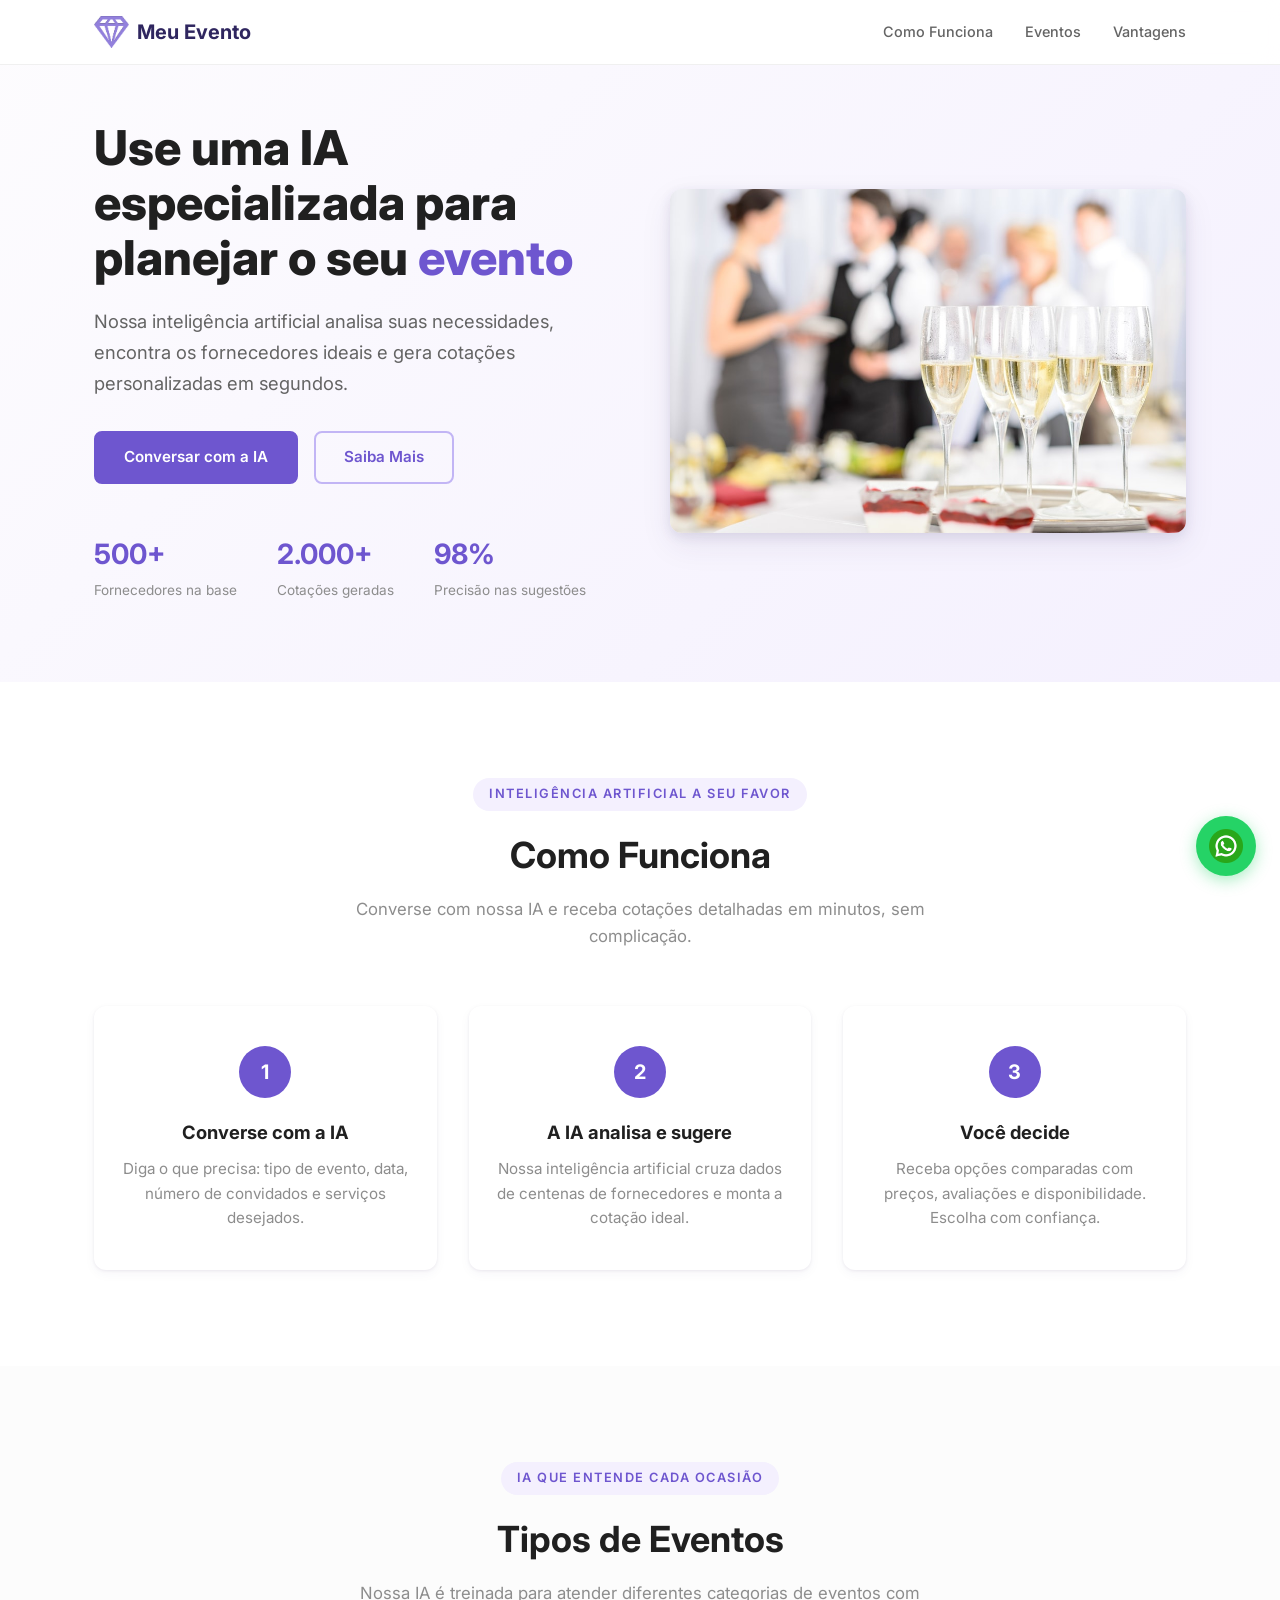
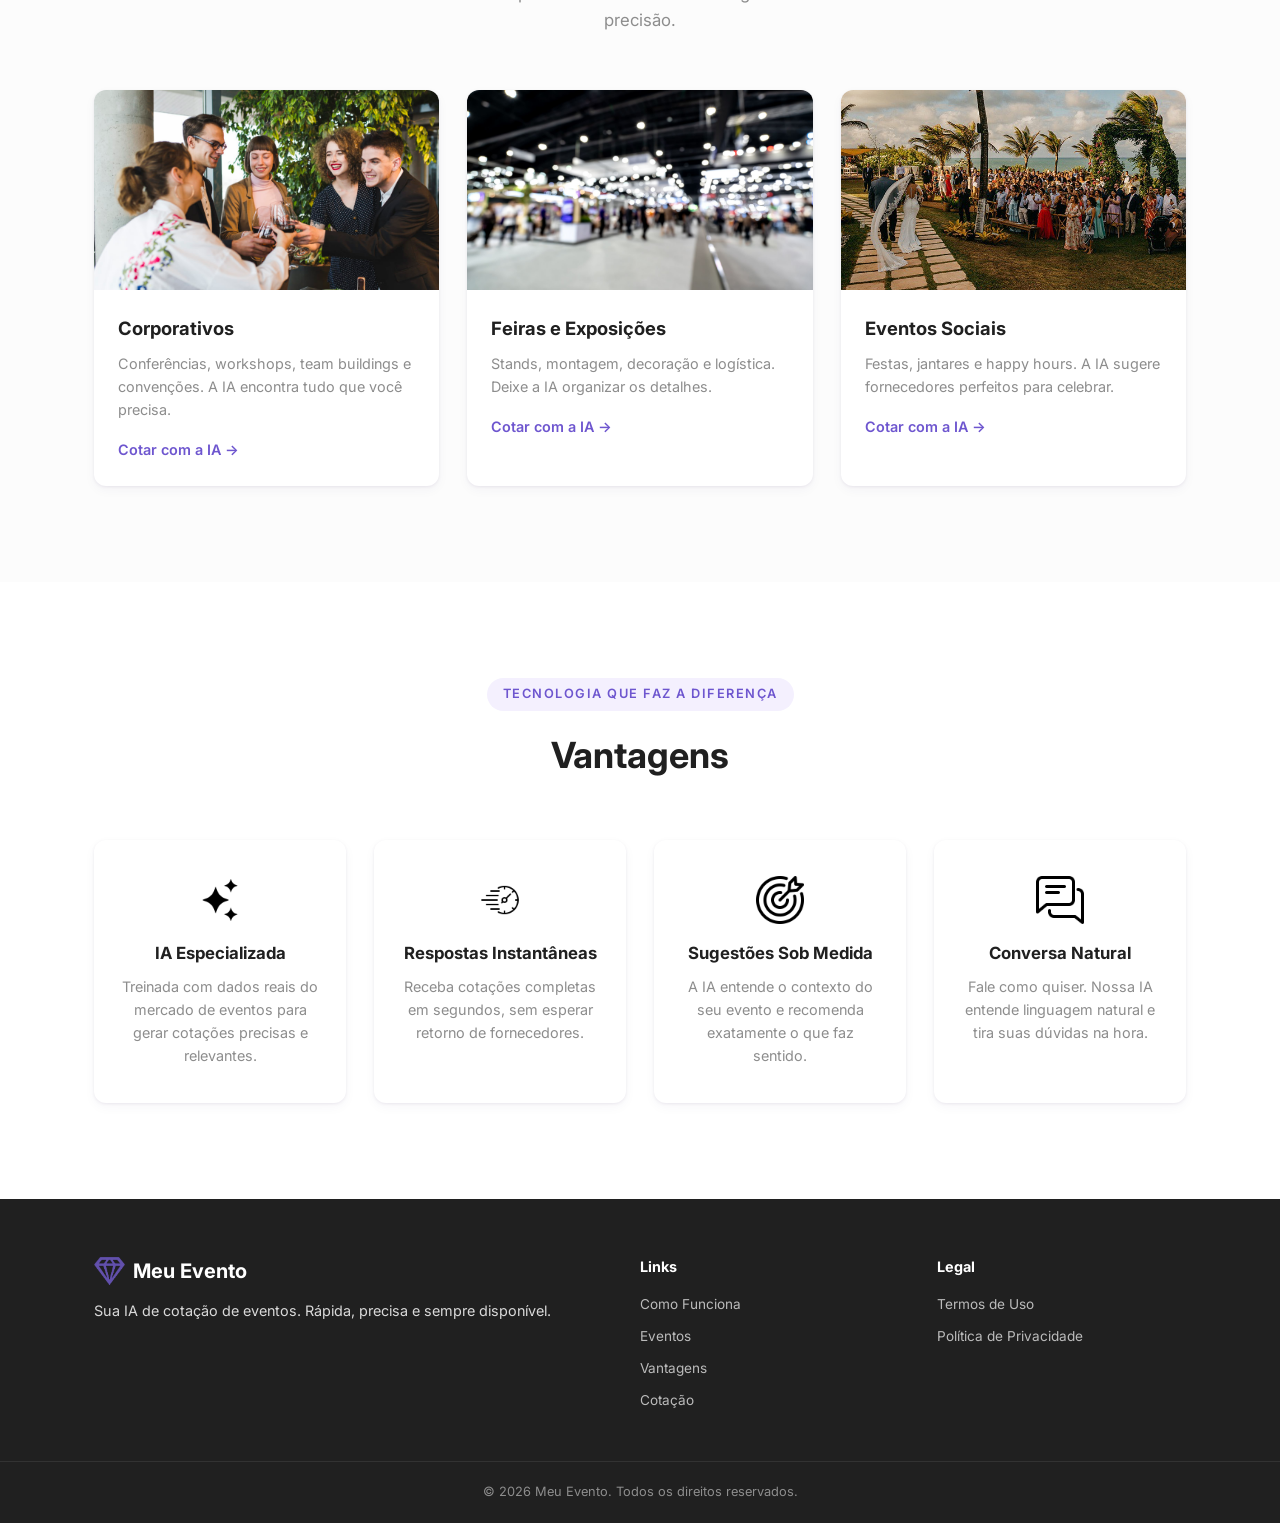
<file: index.html>
<!DOCTYPE html>
<html lang="pt-BR">
<head>
  <meta charset="UTF-8">
  <meta name="viewport" content="width=device-width, initial-scale=1.0">

  <!-- Google tag (gtag.js) -->
  <script async src="https://www.googletagmanager.com/gtag/js?id=G-GPV465XQQR"></script>
  <script>
    window.dataLayer = window.dataLayer || [];
    function gtag(){dataLayer.push(arguments);}
    gtag('js', new Date());
    gtag('config', 'G-GPV465XQQR');
  </script>

  <title>Meu Evento - IA Especializada em Cotação de Eventos</title>

  <!-- SEO -->
  <meta name="description" content="Encontre os melhores fornecedores e cotações para seu evento. Casamentos, festas, formaturas e mais." />

  <!-- Open Graph / Facebook / WhatsApp / Telegram -->
  <meta property="og:type" content="website" />
  <meta property="og:url" content="https://ai.meuevento.chat/" />
  <meta property="og:title" content="Meu Evento AI - Cotações Inteligentes para Eventos" />
  <meta property="og:description" content="Encontre os melhores fornecedores e cotações para seu evento. Casamentos, festas, formaturas e mais." />
  <meta property="og:image" content="https://ai.meuevento.chat/og_image.jpg" />
  <meta property="og:image:width" content="1200" />
  <meta property="og:image:height" content="630" />

  <!-- Twitter -->
  <meta name="twitter:card" content="summary_large_image" />
  <meta name="twitter:url" content="https://ai.meuevento.chat/" />
  <meta name="twitter:title" content="Meu Evento AI - Cotações Inteligentes para Eventos" />
  <meta name="twitter:description" content="Encontre os melhores fornecedores e cotações para seu evento. Casamentos, festas, formaturas e mais." />
  <meta name="twitter:image" content="https://ai.meuevento.chat/og_image.jpg" />

  <link rel="icon" type="image/x-icon" href="favicon.ico">
  <link rel="icon" type="image/png" sizes="32x32" href="favicon-32x32.png">
  <link rel="icon" type="image/png" sizes="16x16" href="favicon-16x16.png">
  <link rel="stylesheet" href="styles.css">
  <link rel="preconnect" href="https://fonts.googleapis.com">
  <link href="https://fonts.googleapis.com/css2?family=Inter:wght@400;500;600;700;800&display=swap" rel="stylesheet">
</head>
<body>

  <!-- Header -->
  <header class="header">
    <div class="container header-inner">
      <a href="#" class="logo">
        <img src="logo.png" alt="Meu Evento" class="logo-img"> Meu Evento
      </a>
      <nav class="nav" id="nav">
        <a href="#como-funciona">Como Funciona</a>
        <a href="#categorias">Eventos</a>
        <a href="#vantagens">Vantagens</a>
      </nav>
      <button class="nav-toggle" id="navToggle" aria-label="Abrir menu">
        <span></span><span></span><span></span>
      </button>
    </div>
  </header>

  <!-- Hero -->
  <section class="hero">
    <div class="container hero-inner">
      <div class="hero-content">
        <h1>Use uma IA especializada para planejar o seu <span class="highlight">evento</span></h1>
        <p class="hero-subtitle">Nossa inteligência artificial analisa suas necessidades, encontra os fornecedores ideais e gera cotações personalizadas em segundos.</p>
        <div class="hero-actions">
          <a href="https://ai.meuevento.chat/" class="btn btn-primary" target="_blank" rel="noopener">Conversar com a IA</a>
          <a href="#como-funciona" class="btn btn-outline">Saiba Mais</a>
        </div>
        <div class="hero-stats">
          <div class="stat">
            <span class="stat-number">500+</span>
            <span class="stat-label">Fornecedores na base</span>
          </div>
          <div class="stat">
            <span class="stat-number">2.000+</span>
            <span class="stat-label">Cotações geradas</span>
          </div>
          <div class="stat">
            <span class="stat-number">98%</span>
            <span class="stat-label">Precisão nas sugestões</span>
          </div>
        </div>
      </div>
      <div class="hero-image">
        <img src="Eventos-corporativos-e-seus-beneficios.jpg" alt="Evento corporativo" loading="lazy">
      </div>
    </div>
  </section>

  <!-- Como Funciona -->
  <section class="section" id="como-funciona">
    <div class="container">
      <div class="section-header">
        <span class="section-tag">Inteligência artificial a seu favor</span>
        <h2>Como Funciona</h2>
        <p>Converse com nossa IA e receba cotações detalhadas em minutos, sem complicação.</p>
      </div>
      <div class="steps">
        <div class="step">
          <div class="step-number">1</div>
          <h3>Converse com a IA</h3>
          <p>Diga o que precisa: tipo de evento, data, número de convidados e serviços desejados.</p>
        </div>
        <div class="step">
          <div class="step-number">2</div>
          <h3>A IA analisa e sugere</h3>
          <p>Nossa inteligência artificial cruza dados de centenas de fornecedores e monta a cotação ideal.</p>
        </div>
        <div class="step">
          <div class="step-number">3</div>
          <h3>Você decide</h3>
          <p>Receba opções comparadas com preços, avaliações e disponibilidade. Escolha com confiança.</p>
        </div>
      </div>
    </div>
  </section>

  <!-- Categorias -->
  <section class="section section-alt" id="categorias">
    <div class="container">
      <div class="section-header">
        <span class="section-tag">IA que entende cada ocasião</span>
        <h2>Tipos de Eventos</h2>
        <p>Nossa IA é treinada para atender diferentes categorias de eventos com precisão.</p>
      </div>
      <div class="categories">
        <div class="category-card">
          <img src="grupo-amigos-comer-em-restaurante-960x540.jpg" alt="Eventos Corporativos" loading="lazy">
          <div class="category-info">
            <h3>Corporativos</h3>
            <p>Conferências, workshops, team buildings e convenções. A IA encontra tudo que você precisa.</p>
            <a href="https://ai.meuevento.chat/" class="category-link" target="_blank" rel="noopener">Cotar com a IA →</a>
          </div>
        </div>
        <div class="category-card">
          <img src="feira-exposicao.jpg" alt="Feiras e Exposições" loading="lazy">
          <div class="category-info">
            <h3>Feiras e Exposições</h3>
            <p>Stands, montagem, decoração e logística. Deixe a IA organizar os detalhes.</p>
            <a href="https://ai.meuevento.chat/" class="category-link" target="_blank" rel="noopener">Cotar com a IA →</a>
          </div>
        </div>
        <div class="category-card">
          <img src="turismo-destination-wedding-destination-wedding-brasil-destination-wedding-no-brasil-casamento-fora-da-cidade-co-zzwBSZHXqX.jpg" alt="Eventos Sociais" loading="lazy">
          <div class="category-info">
            <h3>Eventos Sociais</h3>
            <p>Festas, jantares e happy hours. A IA sugere fornecedores perfeitos para celebrar.</p>
            <a href="https://ai.meuevento.chat/" class="category-link" target="_blank" rel="noopener">Cotar com a IA →</a>
          </div>
        </div>
      </div>
    </div>
  </section>

  <!-- Vantagens -->
  <section class="section" id="vantagens">
    <div class="container">
      <div class="section-header">
        <span class="section-tag">Tecnologia que faz a diferença</span>
        <h2>Vantagens</h2>
      </div>
      <div class="advantages">
        <div class="advantage">
          <div class="advantage-icon"><img src="ai.png" alt="IA" class="advantage-img"></div>
          <h3>IA Especializada</h3>
          <p>Treinada com dados reais do mercado de eventos para gerar cotações precisas e relevantes.</p>
        </div>
        <div class="advantage">
          <div class="advantage-icon"><img src="deadline.png" alt="Respostas Instantâneas" class="advantage-img"></div>
          <h3>Respostas Instantâneas</h3>
          <p>Receba cotações completas em segundos, sem esperar retorno de fornecedores.</p>
        </div>
        <div class="advantage">
          <div class="advantage-icon"><img src="target.png" alt="Sugestões Sob Medida" class="advantage-img"></div>
          <h3>Sugestões Sob Medida</h3>
          <p>A IA entende o contexto do seu evento e recomenda exatamente o que faz sentido.</p>
        </div>
        <div class="advantage">
          <div class="advantage-icon"><img src="chat.png" alt="Conversa Natural" class="advantage-img"></div>
          <h3>Conversa Natural</h3>
          <p>Fale como quiser. Nossa IA entende linguagem natural e tira suas dúvidas na hora.</p>
        </div>
      </div>
    </div>
  </section>

  <!-- WhatsApp Flutuante -->
  <a href="https://wa.me/5519988325263" target="_blank" rel="noopener" class="whatsapp-float" aria-label="Fale conosco no WhatsApp">
    <img src="whatsapp.png" alt="WhatsApp">
  </a>

  <!-- Footer -->
  <footer class="footer">
    <div class="container footer-inner">
      <div class="footer-brand">
        <a href="#" class="logo">
          <img src="logo.png" alt="Meu Evento" class="logo-img"> Meu Evento
        </a>
        <p>Sua IA de cotação de eventos. Rápida, precisa e sempre disponível.</p>
      </div>
      <div class="footer-links">
        <h4>Links</h4>
        <a href="#como-funciona">Como Funciona</a>
        <a href="#categorias">Eventos</a>
        <a href="#vantagens">Vantagens</a>
        <a href="https://ai.meuevento.chat/" target="_blank" rel="noopener">Cotação</a>
      </div>
      <div class="footer-links">
        <h4>Legal</h4>
        <a href="termos.html">Termos de Uso</a>
        <a href="privacidade.html">Política de Privacidade</a>
      </div>
    </div>
    <div class="footer-bottom">
      <div class="container">
        <p>&copy; 2026 Meu Evento. Todos os direitos reservados.</p>
      </div>
    </div>
  </footer>

  <script src="script.js"></script>
</body>
</html>
</file>
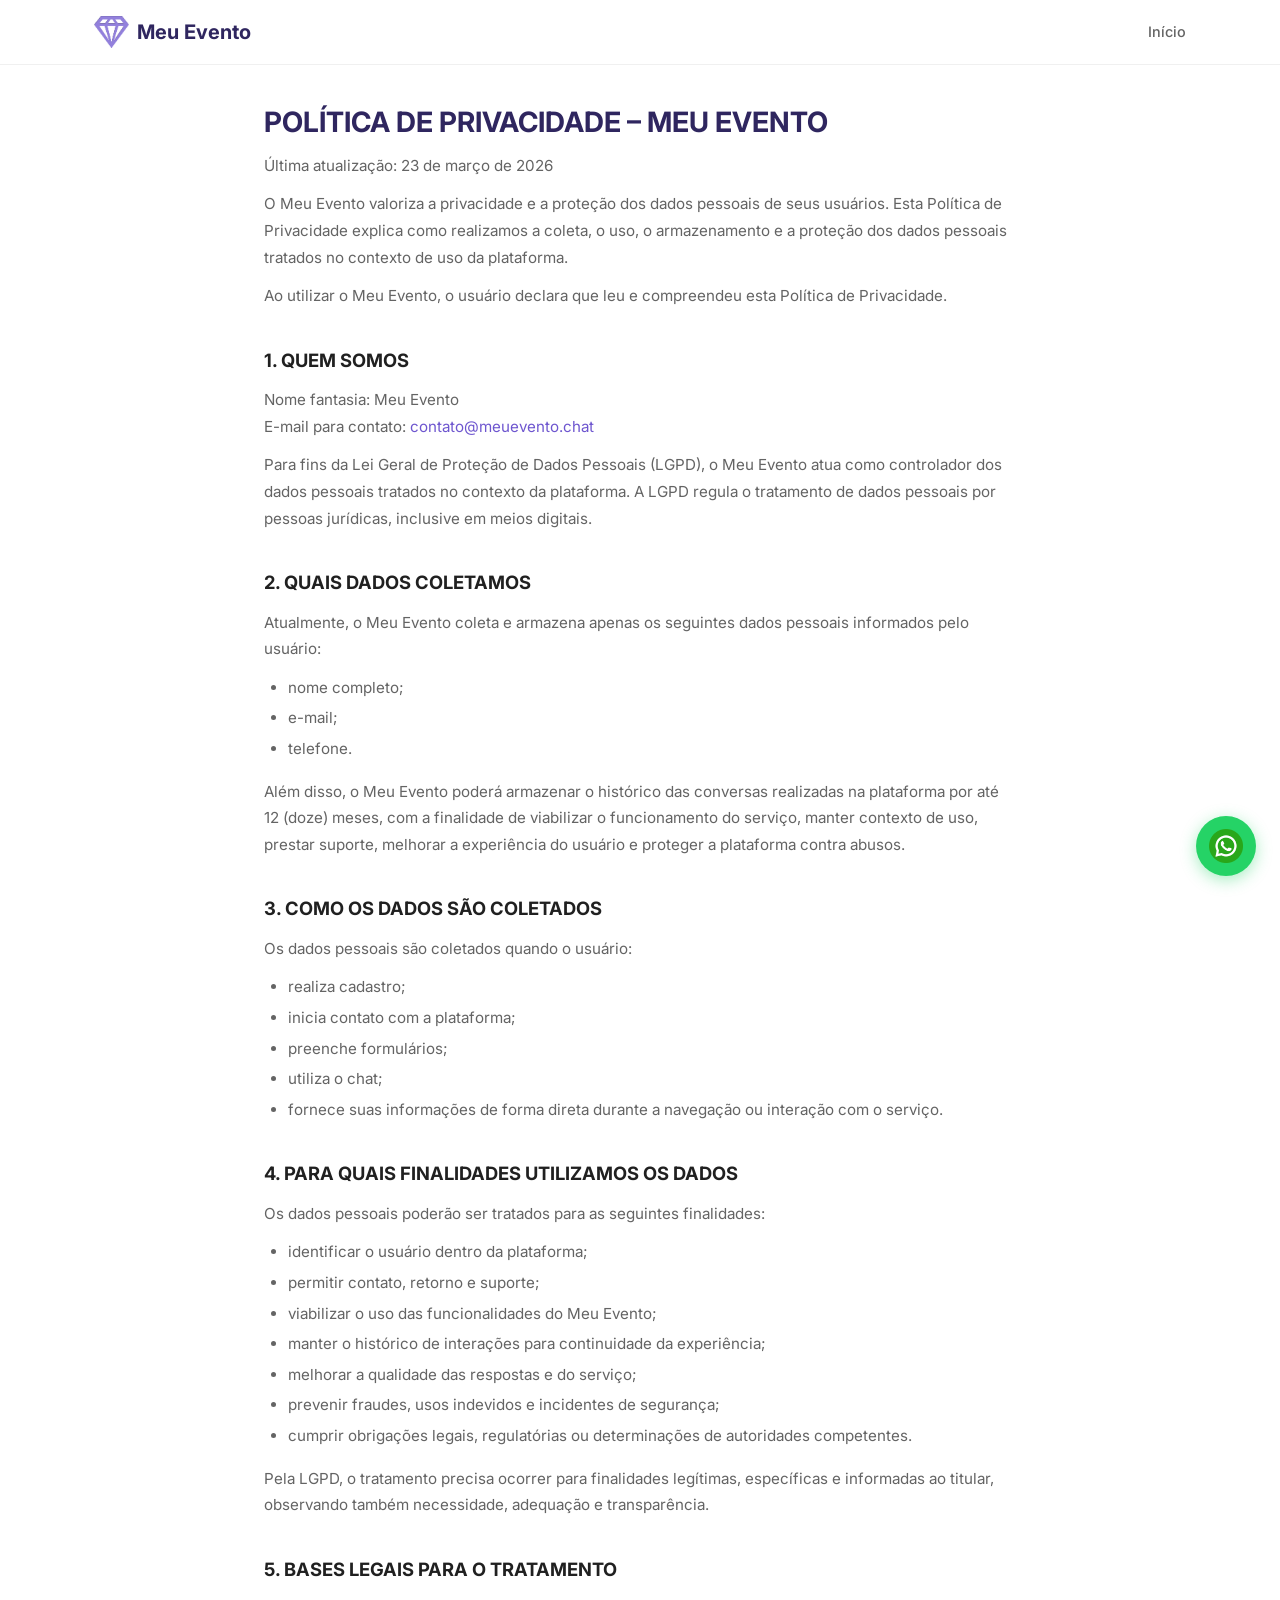
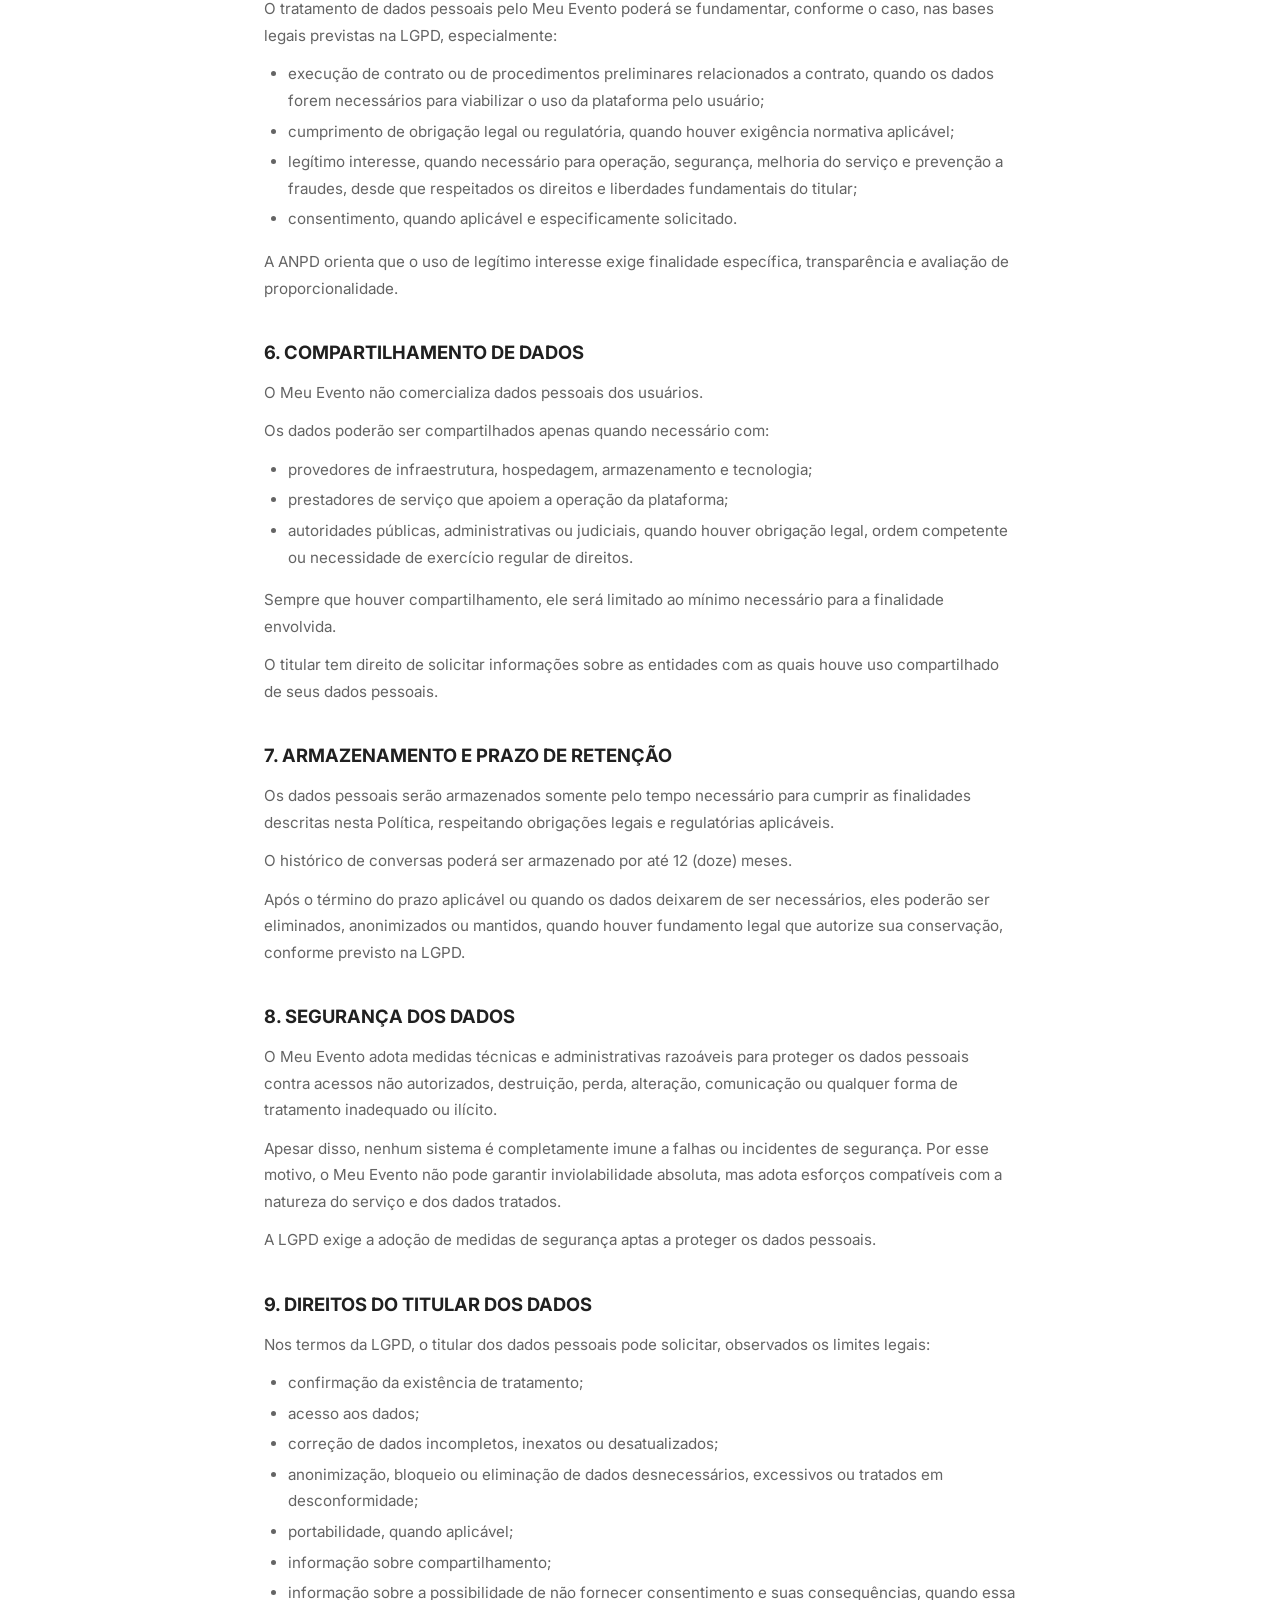
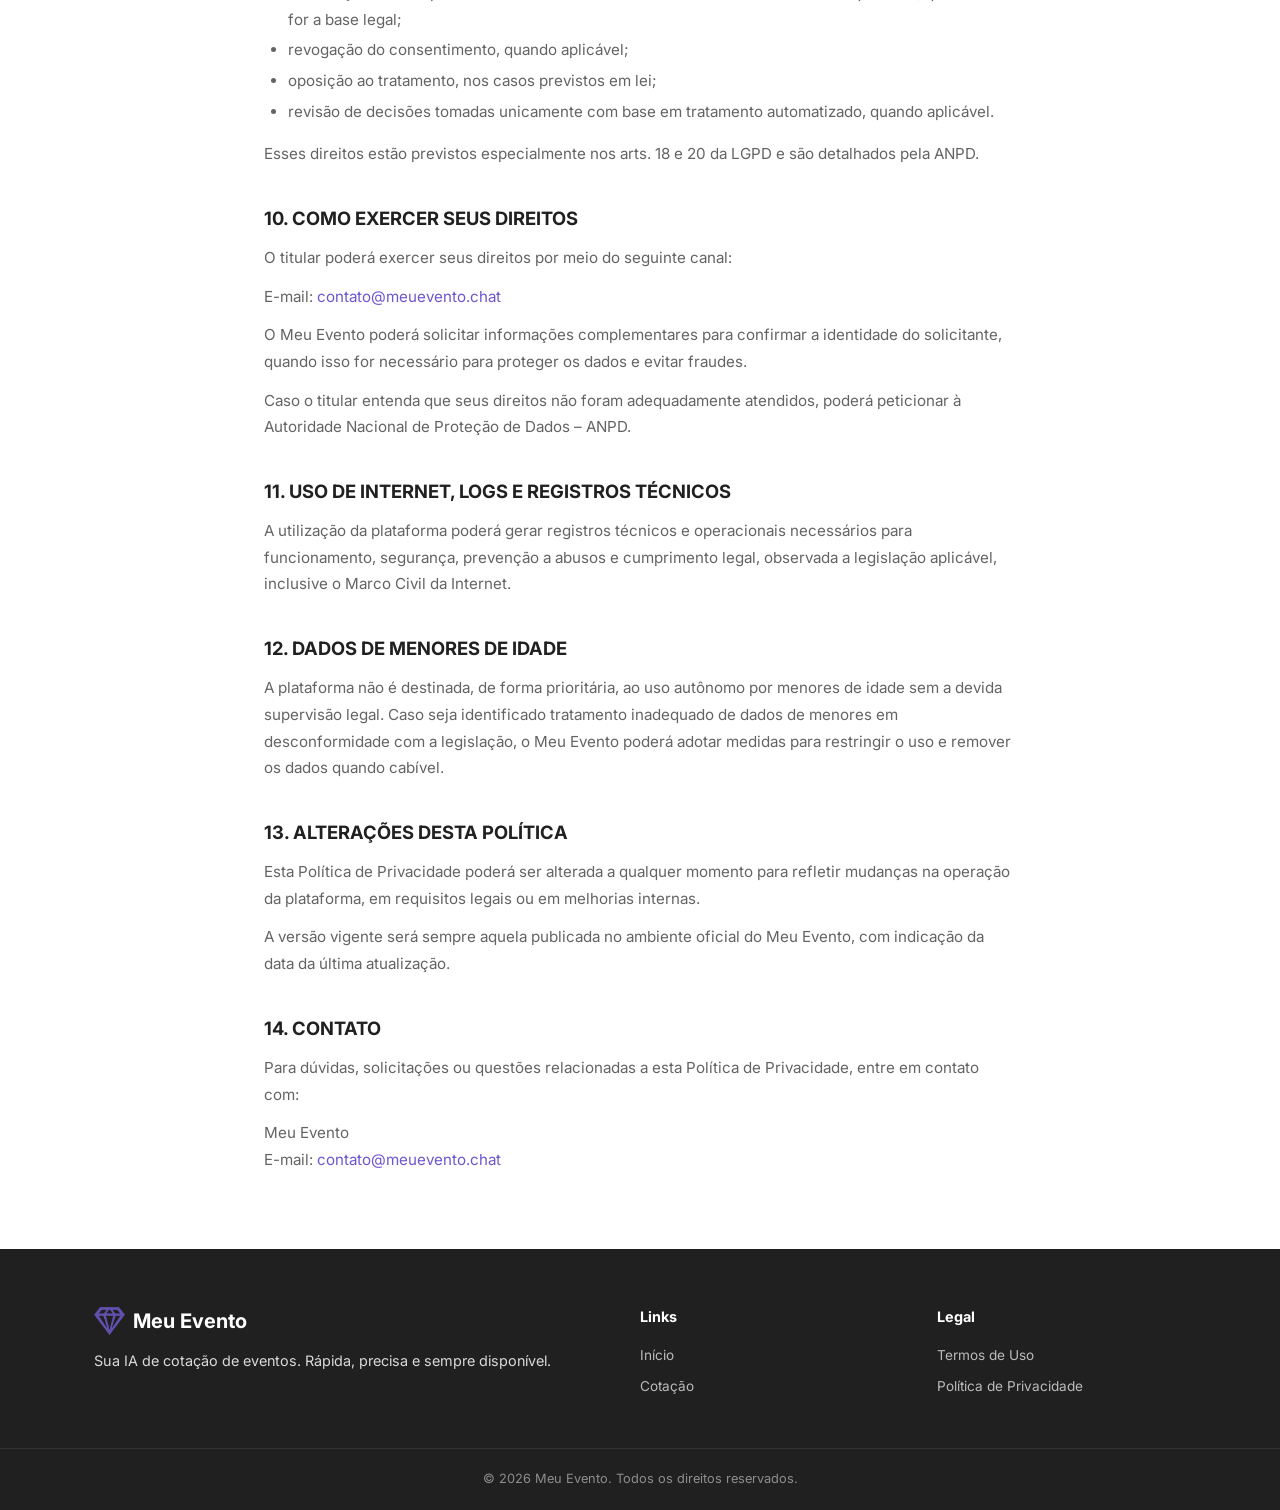
<file: privacidade.html>
<!DOCTYPE html>
<html lang="pt-BR">
<head>
  <meta charset="UTF-8">
  <meta name="viewport" content="width=device-width, initial-scale=1.0">

  <!-- Google tag (gtag.js) -->
  <script async src="https://www.googletagmanager.com/gtag/js?id=G-GPV465XQQR"></script>
  <script>
    window.dataLayer = window.dataLayer || [];
    function gtag(){dataLayer.push(arguments);}
    gtag('js', new Date());
    gtag('config', 'G-GPV465XQQR');
  </script>

  <title>Política de Privacidade - Meu Evento</title>
  <link rel="icon" type="image/x-icon" href="favicon.ico">
  <link rel="icon" type="image/png" sizes="32x32" href="favicon-32x32.png">
  <link rel="icon" type="image/png" sizes="16x16" href="favicon-16x16.png">
  <link rel="stylesheet" href="styles.css">
  <link rel="preconnect" href="https://fonts.googleapis.com">
  <link href="https://fonts.googleapis.com/css2?family=Inter:wght@400;500;600;700;800&display=swap" rel="stylesheet">
</head>
<body>

  <!-- Header -->
  <header class="header">
    <div class="container header-inner">
      <a href="index.html" class="logo">
        <img src="logo.png" alt="Meu Evento" class="logo-img"> Meu Evento
      </a>
      <nav class="nav" id="nav">
        <a href="index.html">Início</a>
      </nav>
      <button class="nav-toggle" id="navToggle" aria-label="Abrir menu">
        <span></span><span></span><span></span>
      </button>
    </div>
  </header>

  <!-- Conteúdo -->
  <main class="legal-page">
    <div class="container">
      <h1>POLÍTICA DE PRIVACIDADE – MEU EVENTO</h1>
      <p class="legal-date">Última atualização: 23 de março de 2026</p>

      <p>O Meu Evento valoriza a privacidade e a proteção dos dados pessoais de seus usuários. Esta Política de Privacidade explica como realizamos a coleta, o uso, o armazenamento e a proteção dos dados pessoais tratados no contexto de uso da plataforma.</p>
      <p>Ao utilizar o Meu Evento, o usuário declara que leu e compreendeu esta Política de Privacidade.</p>

      <h2>1. QUEM SOMOS</h2>
      <p>Nome fantasia: Meu Evento<br>
      E-mail para contato: <a href="mailto:contato@meuevento.chat">contato@meuevento.chat</a></p>
      <p>Para fins da Lei Geral de Proteção de Dados Pessoais (LGPD), o Meu Evento atua como controlador dos dados pessoais tratados no contexto da plataforma. A LGPD regula o tratamento de dados pessoais por pessoas jurídicas, inclusive em meios digitais.</p>

      <h2>2. QUAIS DADOS COLETAMOS</h2>
      <p>Atualmente, o Meu Evento coleta e armazena apenas os seguintes dados pessoais informados pelo usuário:</p>
      <ul>
        <li>nome completo;</li>
        <li>e-mail;</li>
        <li>telefone.</li>
      </ul>
      <p>Além disso, o Meu Evento poderá armazenar o histórico das conversas realizadas na plataforma por até 12 (doze) meses, com a finalidade de viabilizar o funcionamento do serviço, manter contexto de uso, prestar suporte, melhorar a experiência do usuário e proteger a plataforma contra abusos.</p>

      <h2>3. COMO OS DADOS SÃO COLETADOS</h2>
      <p>Os dados pessoais são coletados quando o usuário:</p>
      <ul>
        <li>realiza cadastro;</li>
        <li>inicia contato com a plataforma;</li>
        <li>preenche formulários;</li>
        <li>utiliza o chat;</li>
        <li>fornece suas informações de forma direta durante a navegação ou interação com o serviço.</li>
      </ul>

      <h2>4. PARA QUAIS FINALIDADES UTILIZAMOS OS DADOS</h2>
      <p>Os dados pessoais poderão ser tratados para as seguintes finalidades:</p>
      <ul>
        <li>identificar o usuário dentro da plataforma;</li>
        <li>permitir contato, retorno e suporte;</li>
        <li>viabilizar o uso das funcionalidades do Meu Evento;</li>
        <li>manter o histórico de interações para continuidade da experiência;</li>
        <li>melhorar a qualidade das respostas e do serviço;</li>
        <li>prevenir fraudes, usos indevidos e incidentes de segurança;</li>
        <li>cumprir obrigações legais, regulatórias ou determinações de autoridades competentes.</li>
      </ul>
      <p>Pela LGPD, o tratamento precisa ocorrer para finalidades legítimas, específicas e informadas ao titular, observando também necessidade, adequação e transparência.</p>

      <h2>5. BASES LEGAIS PARA O TRATAMENTO</h2>
      <p>O tratamento de dados pessoais pelo Meu Evento poderá se fundamentar, conforme o caso, nas bases legais previstas na LGPD, especialmente:</p>
      <ul>
        <li>execução de contrato ou de procedimentos preliminares relacionados a contrato, quando os dados forem necessários para viabilizar o uso da plataforma pelo usuário;</li>
        <li>cumprimento de obrigação legal ou regulatória, quando houver exigência normativa aplicável;</li>
        <li>legítimo interesse, quando necessário para operação, segurança, melhoria do serviço e prevenção a fraudes, desde que respeitados os direitos e liberdades fundamentais do titular;</li>
        <li>consentimento, quando aplicável e especificamente solicitado.</li>
      </ul>
      <p>A ANPD orienta que o uso de legítimo interesse exige finalidade específica, transparência e avaliação de proporcionalidade.</p>

      <h2>6. COMPARTILHAMENTO DE DADOS</h2>
      <p>O Meu Evento não comercializa dados pessoais dos usuários.</p>
      <p>Os dados poderão ser compartilhados apenas quando necessário com:</p>
      <ul>
        <li>provedores de infraestrutura, hospedagem, armazenamento e tecnologia;</li>
        <li>prestadores de serviço que apoiem a operação da plataforma;</li>
        <li>autoridades públicas, administrativas ou judiciais, quando houver obrigação legal, ordem competente ou necessidade de exercício regular de direitos.</li>
      </ul>
      <p>Sempre que houver compartilhamento, ele será limitado ao mínimo necessário para a finalidade envolvida.</p>
      <p>O titular tem direito de solicitar informações sobre as entidades com as quais houve uso compartilhado de seus dados pessoais.</p>

      <h2>7. ARMAZENAMENTO E PRAZO DE RETENÇÃO</h2>
      <p>Os dados pessoais serão armazenados somente pelo tempo necessário para cumprir as finalidades descritas nesta Política, respeitando obrigações legais e regulatórias aplicáveis.</p>
      <p>O histórico de conversas poderá ser armazenado por até 12 (doze) meses.</p>
      <p>Após o término do prazo aplicável ou quando os dados deixarem de ser necessários, eles poderão ser eliminados, anonimizados ou mantidos, quando houver fundamento legal que autorize sua conservação, conforme previsto na LGPD.</p>

      <h2>8. SEGURANÇA DOS DADOS</h2>
      <p>O Meu Evento adota medidas técnicas e administrativas razoáveis para proteger os dados pessoais contra acessos não autorizados, destruição, perda, alteração, comunicação ou qualquer forma de tratamento inadequado ou ilícito.</p>
      <p>Apesar disso, nenhum sistema é completamente imune a falhas ou incidentes de segurança. Por esse motivo, o Meu Evento não pode garantir inviolabilidade absoluta, mas adota esforços compatíveis com a natureza do serviço e dos dados tratados.</p>
      <p>A LGPD exige a adoção de medidas de segurança aptas a proteger os dados pessoais.</p>

      <h2>9. DIREITOS DO TITULAR DOS DADOS</h2>
      <p>Nos termos da LGPD, o titular dos dados pessoais pode solicitar, observados os limites legais:</p>
      <ul>
        <li>confirmação da existência de tratamento;</li>
        <li>acesso aos dados;</li>
        <li>correção de dados incompletos, inexatos ou desatualizados;</li>
        <li>anonimização, bloqueio ou eliminação de dados desnecessários, excessivos ou tratados em desconformidade;</li>
        <li>portabilidade, quando aplicável;</li>
        <li>informação sobre compartilhamento;</li>
        <li>informação sobre a possibilidade de não fornecer consentimento e suas consequências, quando essa for a base legal;</li>
        <li>revogação do consentimento, quando aplicável;</li>
        <li>oposição ao tratamento, nos casos previstos em lei;</li>
        <li>revisão de decisões tomadas unicamente com base em tratamento automatizado, quando aplicável.</li>
      </ul>
      <p>Esses direitos estão previstos especialmente nos arts. 18 e 20 da LGPD e são detalhados pela ANPD.</p>

      <h2>10. COMO EXERCER SEUS DIREITOS</h2>
      <p>O titular poderá exercer seus direitos por meio do seguinte canal:</p>
      <p>E-mail: <a href="mailto:contato@meuevento.chat">contato@meuevento.chat</a></p>
      <p>O Meu Evento poderá solicitar informações complementares para confirmar a identidade do solicitante, quando isso for necessário para proteger os dados e evitar fraudes.</p>
      <p>Caso o titular entenda que seus direitos não foram adequadamente atendidos, poderá peticionar à Autoridade Nacional de Proteção de Dados – ANPD.</p>

      <h2>11. USO DE INTERNET, LOGS E REGISTROS TÉCNICOS</h2>
      <p>A utilização da plataforma poderá gerar registros técnicos e operacionais necessários para funcionamento, segurança, prevenção a abusos e cumprimento legal, observada a legislação aplicável, inclusive o Marco Civil da Internet.</p>

      <h2>12. DADOS DE MENORES DE IDADE</h2>
      <p>A plataforma não é destinada, de forma prioritária, ao uso autônomo por menores de idade sem a devida supervisão legal. Caso seja identificado tratamento inadequado de dados de menores em desconformidade com a legislação, o Meu Evento poderá adotar medidas para restringir o uso e remover os dados quando cabível.</p>

      <h2>13. ALTERAÇÕES DESTA POLÍTICA</h2>
      <p>Esta Política de Privacidade poderá ser alterada a qualquer momento para refletir mudanças na operação da plataforma, em requisitos legais ou em melhorias internas.</p>
      <p>A versão vigente será sempre aquela publicada no ambiente oficial do Meu Evento, com indicação da data da última atualização.</p>

      <h2>14. CONTATO</h2>
      <p>Para dúvidas, solicitações ou questões relacionadas a esta Política de Privacidade, entre em contato com:</p>
      <p>Meu Evento<br>
      E-mail: <a href="mailto:contato@meuevento.chat">contato@meuevento.chat</a></p>
    </div>
  </main>

  <!-- WhatsApp Flutuante -->
  <a href="https://wa.me/5519988325263" target="_blank" rel="noopener" class="whatsapp-float" aria-label="Fale conosco no WhatsApp">
    <img src="whatsapp.png" alt="WhatsApp">
  </a>

  <!-- Footer -->
  <footer class="footer">
    <div class="container footer-inner">
      <div class="footer-brand">
        <a href="index.html" class="logo">
          <img src="logo.png" alt="Meu Evento" class="logo-img"> Meu Evento
        </a>
        <p>Sua IA de cotação de eventos. Rápida, precisa e sempre disponível.</p>
      </div>
      <div class="footer-links">
        <h4>Links</h4>
        <a href="index.html">Início</a>
        <a href="https://ai.meuevento.chat/" target="_blank" rel="noopener">Cotação</a>
      </div>
      <div class="footer-links">
        <h4>Legal</h4>
        <a href="termos.html">Termos de Uso</a>
        <a href="privacidade.html">Política de Privacidade</a>
      </div>
    </div>
    <div class="footer-bottom">
      <div class="container">
        <p>&copy; 2026 Meu Evento. Todos os direitos reservados.</p>
      </div>
    </div>
  </footer>

  <script src="script.js"></script>
</body>
</html>
</file>
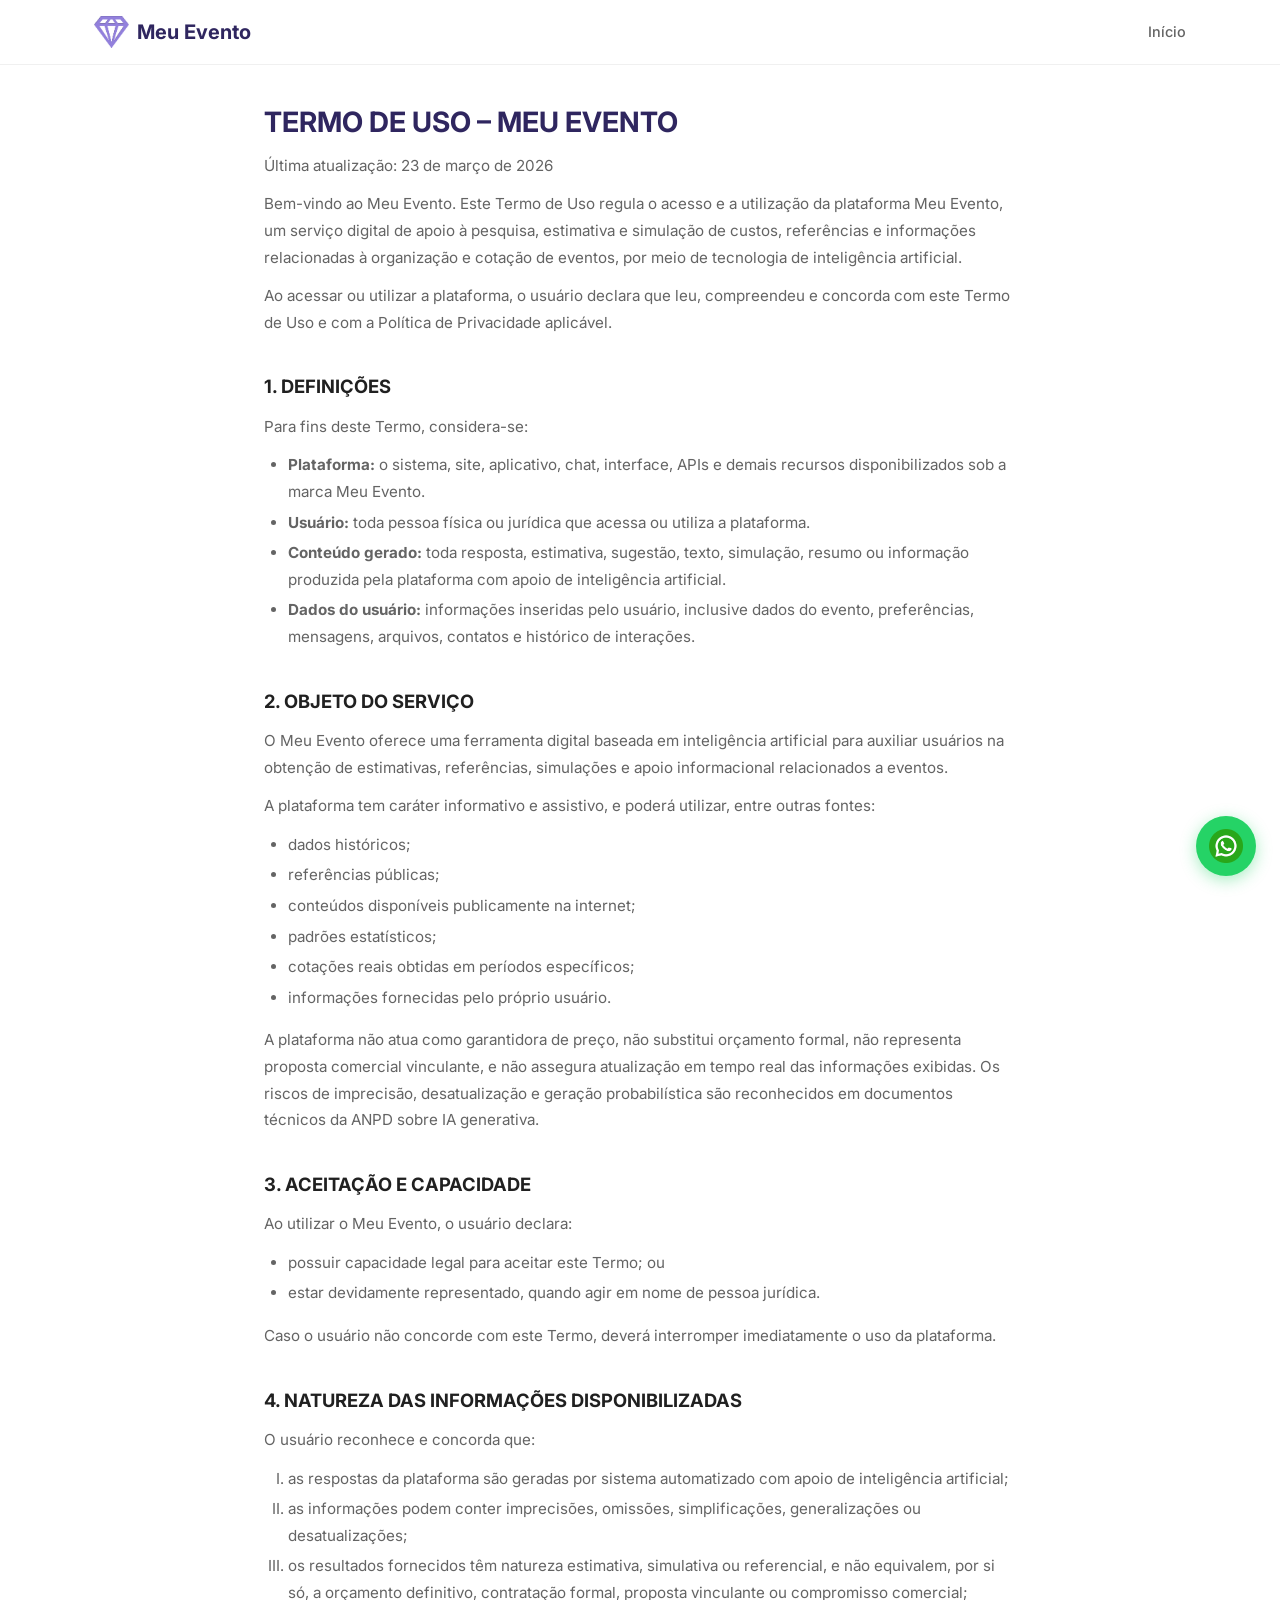
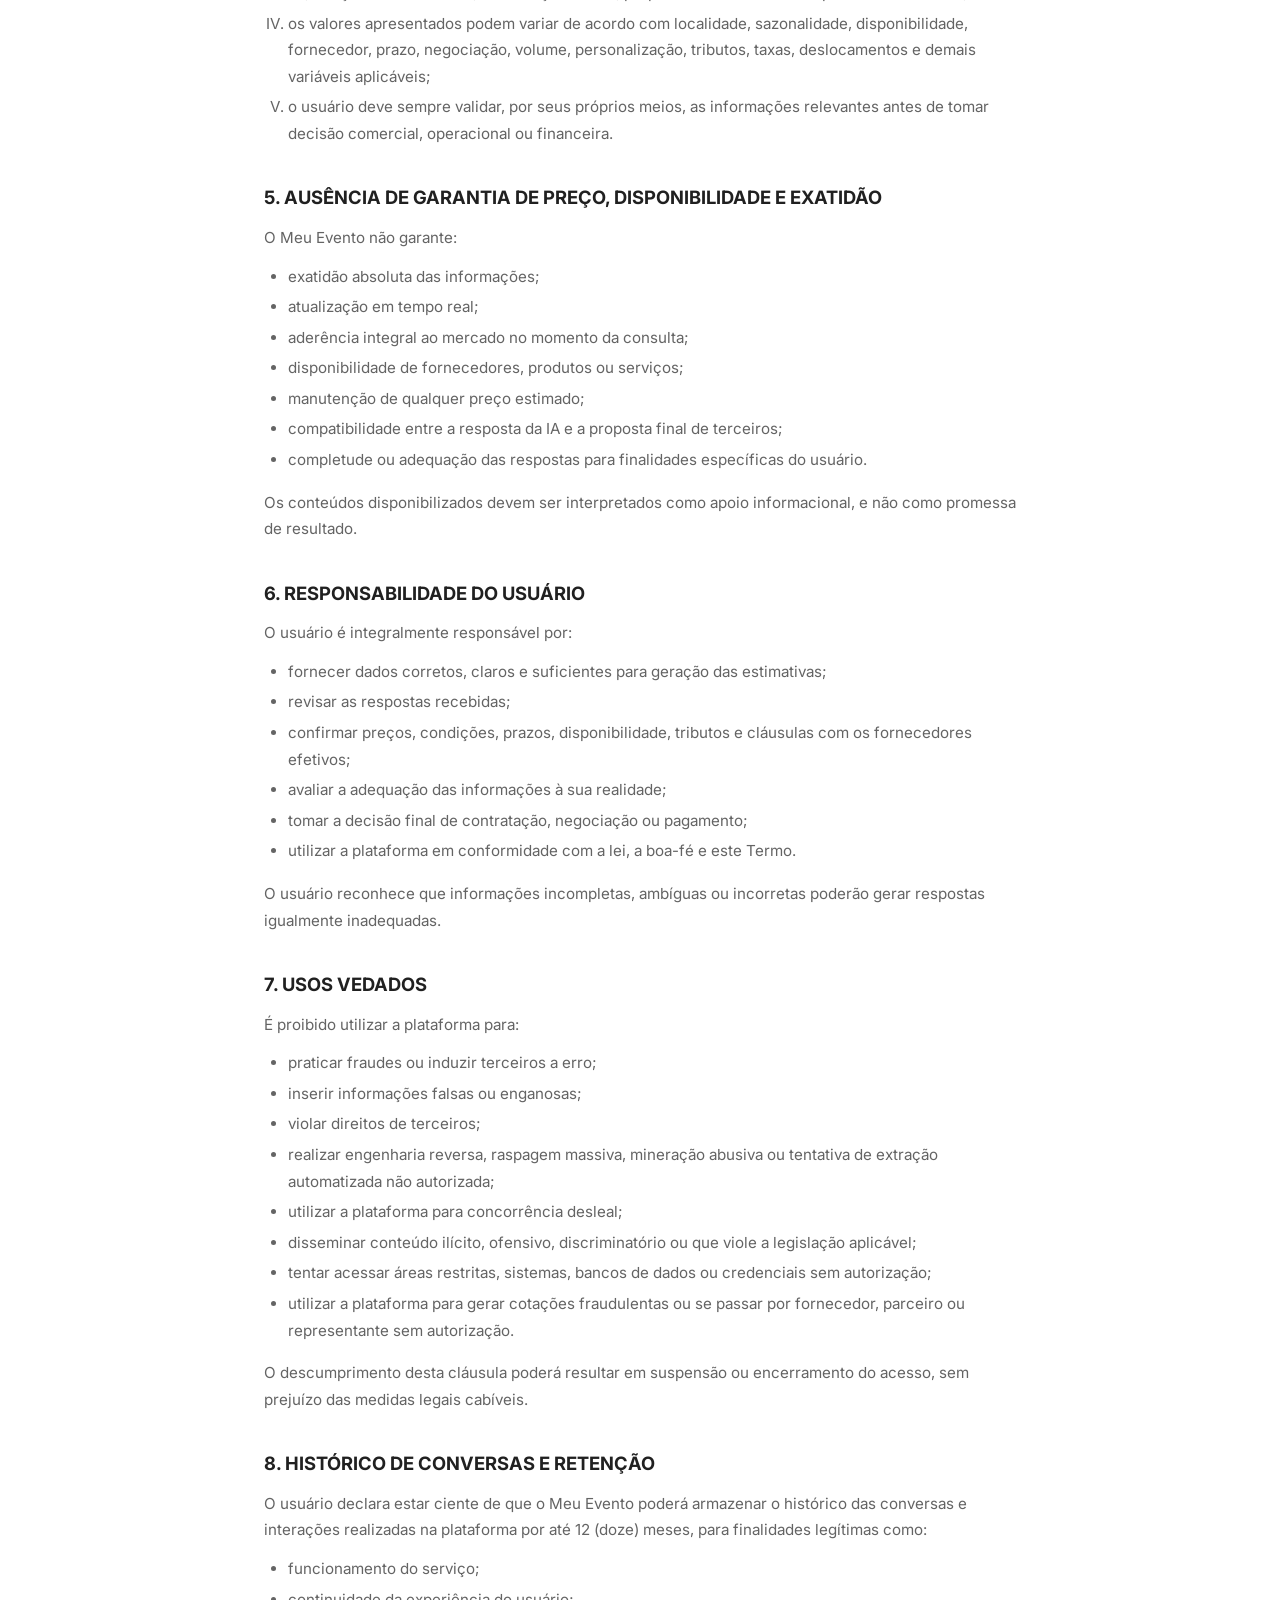
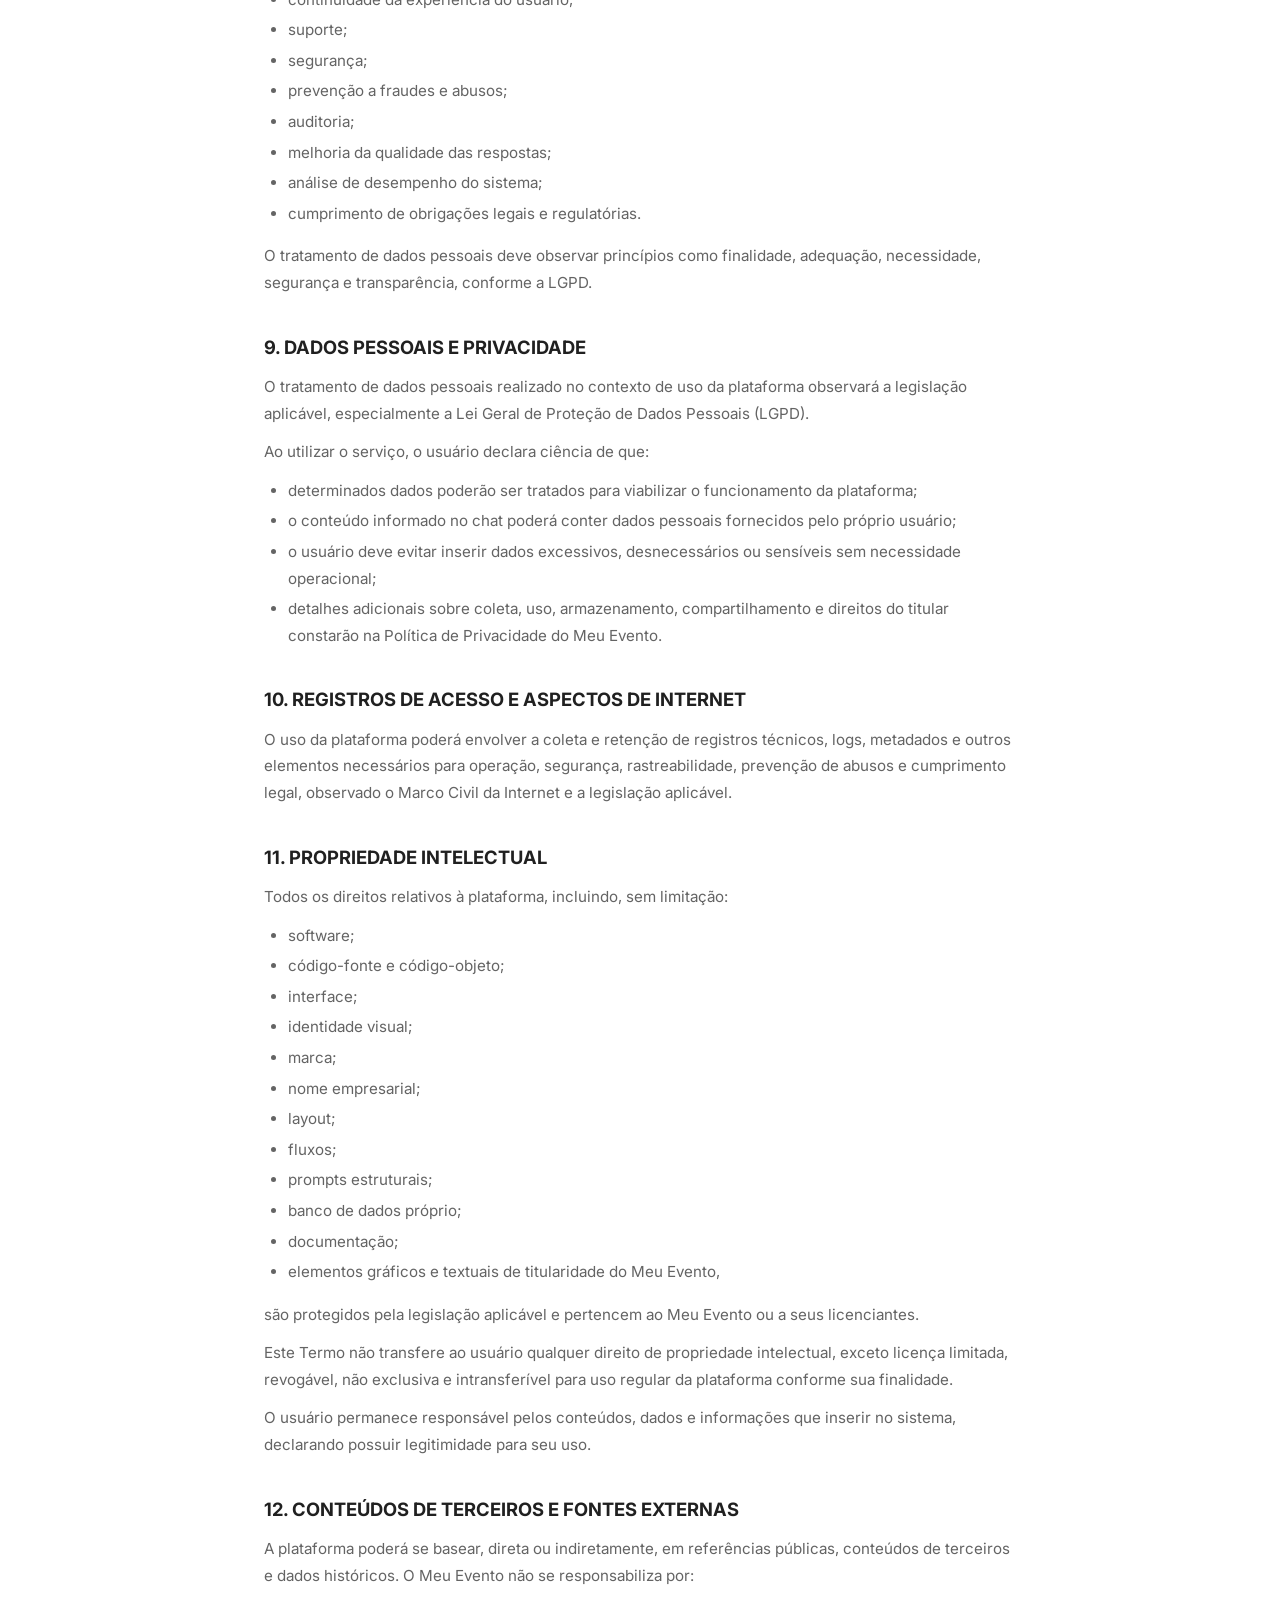
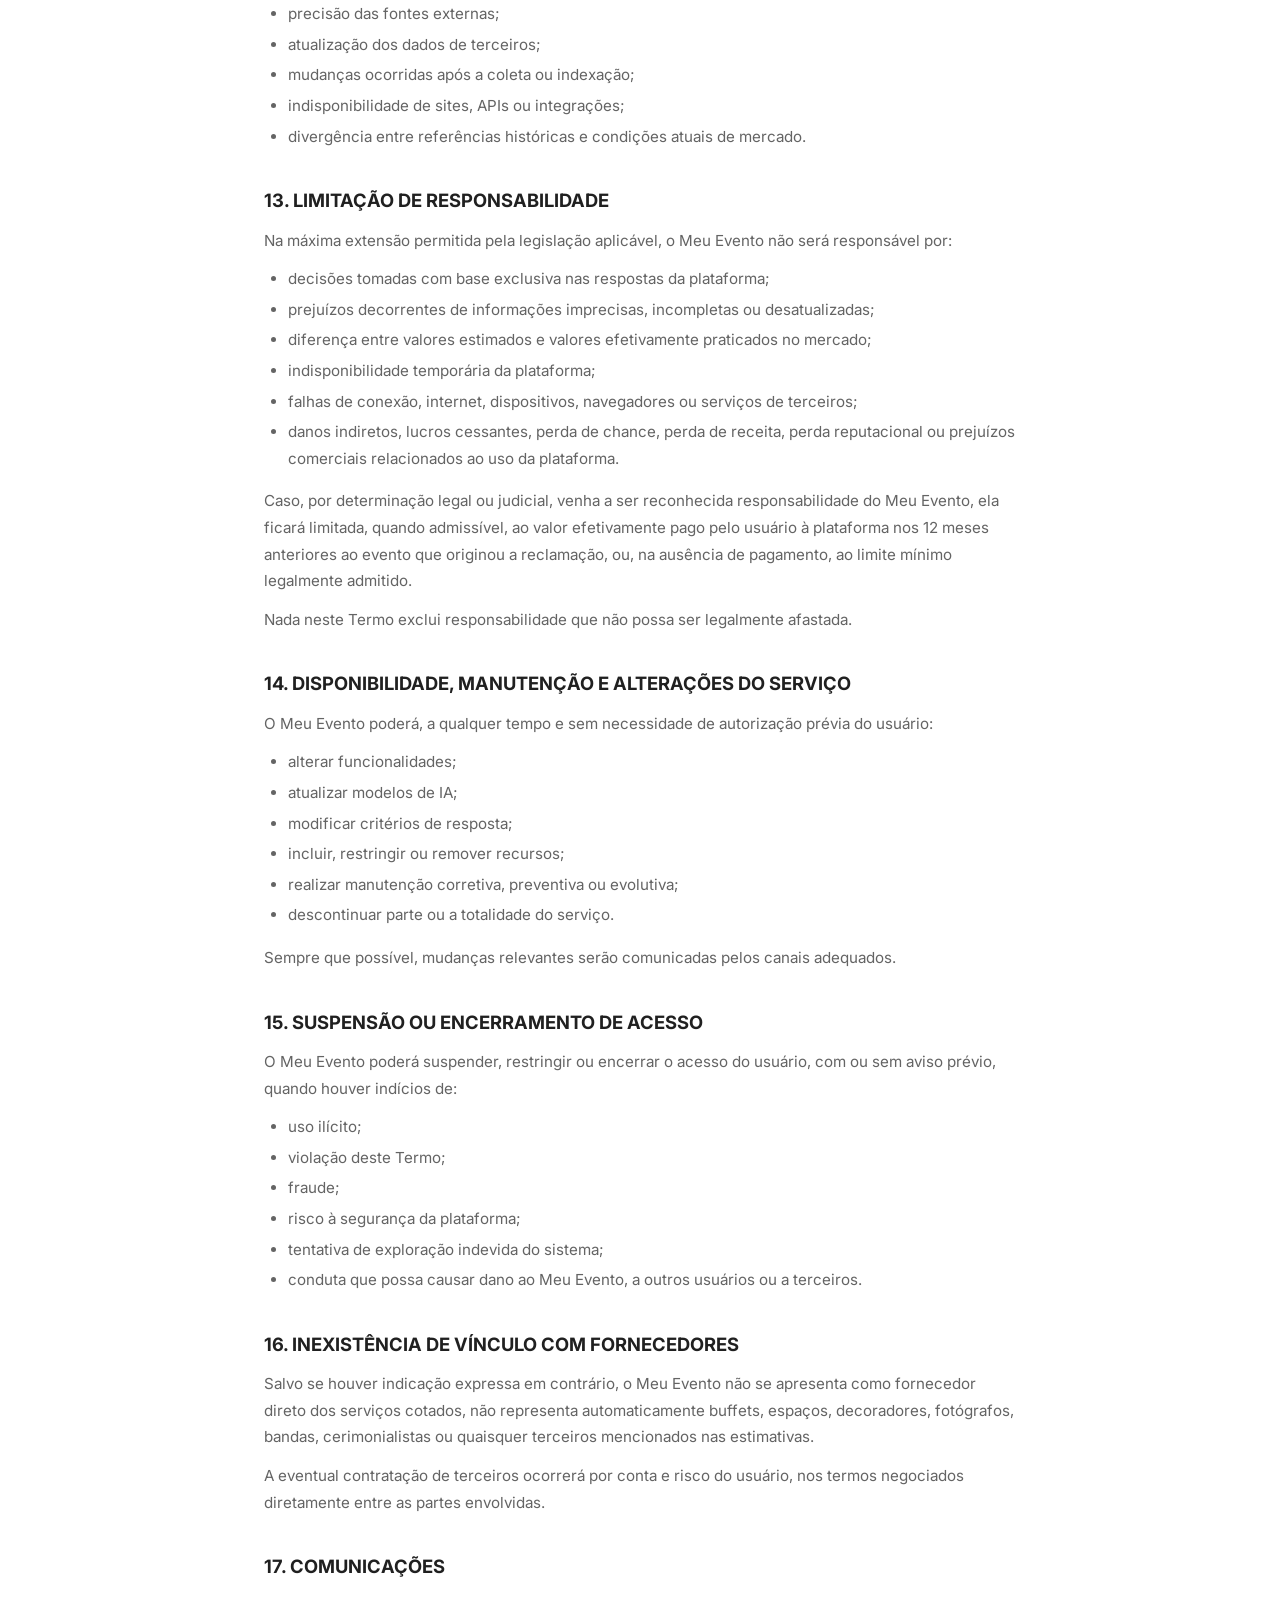
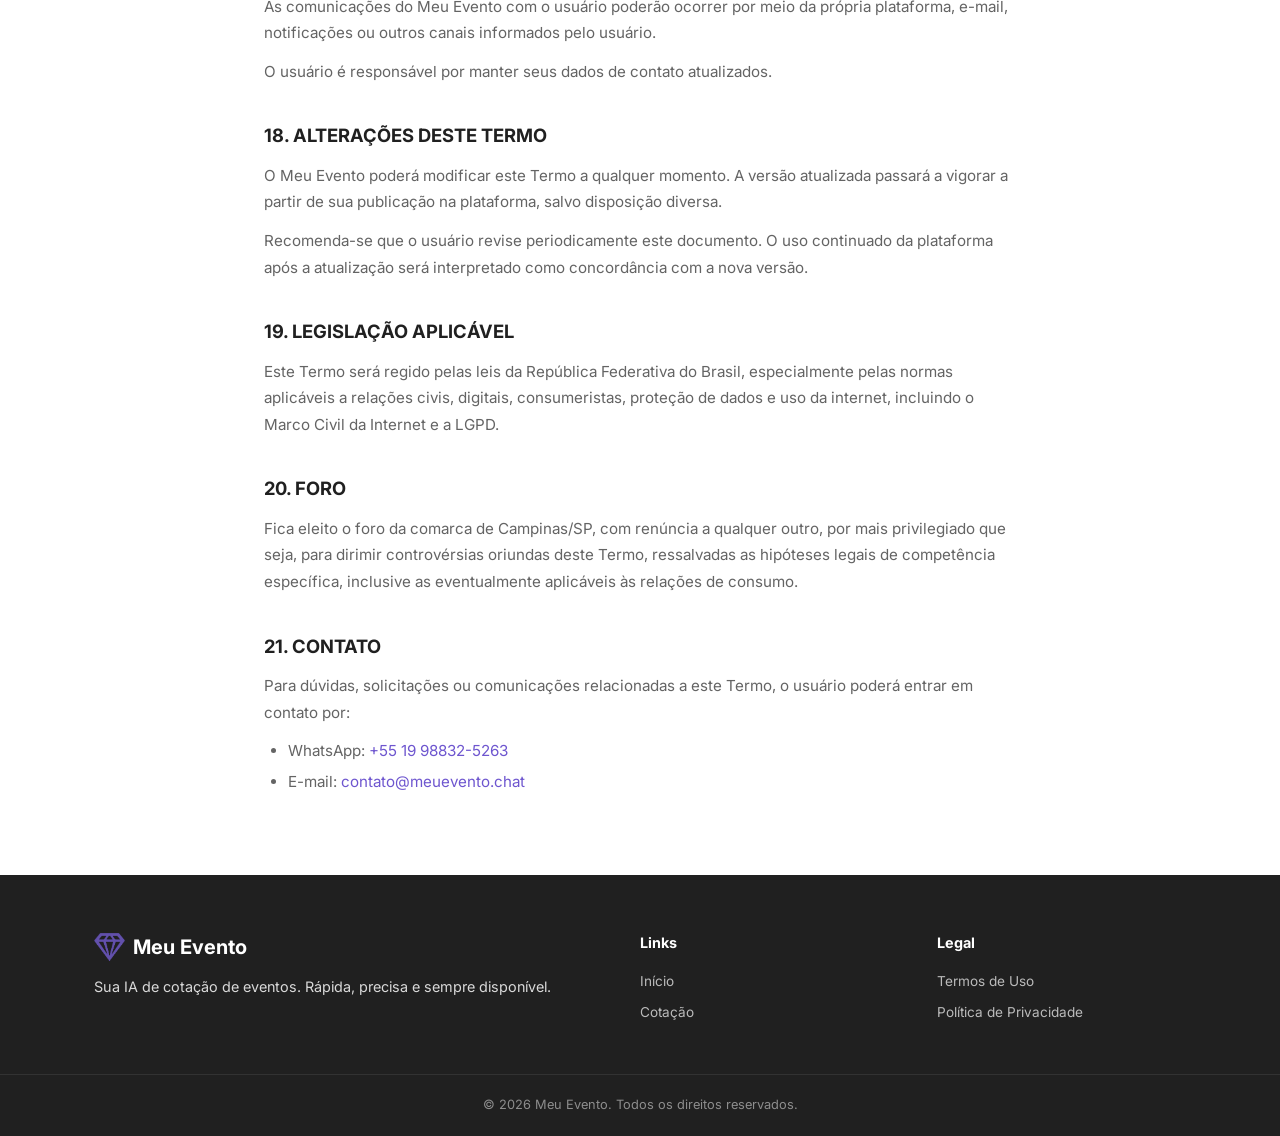
<file: termos.html>
<!DOCTYPE html>
<html lang="pt-BR">
<head>
  <meta charset="UTF-8">
  <meta name="viewport" content="width=device-width, initial-scale=1.0">

  <!-- Google tag (gtag.js) -->
  <script async src="https://www.googletagmanager.com/gtag/js?id=G-GPV465XQQR"></script>
  <script>
    window.dataLayer = window.dataLayer || [];
    function gtag(){dataLayer.push(arguments);}
    gtag('js', new Date());
    gtag('config', 'G-GPV465XQQR');
  </script>

  <title>Termos de Uso - Meu Evento</title>
  <link rel="icon" type="image/x-icon" href="favicon.ico">
  <link rel="icon" type="image/png" sizes="32x32" href="favicon-32x32.png">
  <link rel="icon" type="image/png" sizes="16x16" href="favicon-16x16.png">
  <link rel="stylesheet" href="styles.css">
  <link rel="preconnect" href="https://fonts.googleapis.com">
  <link href="https://fonts.googleapis.com/css2?family=Inter:wght@400;500;600;700;800&display=swap" rel="stylesheet">
</head>
<body>

  <!-- Header -->
  <header class="header">
    <div class="container header-inner">
      <a href="index.html" class="logo">
        <img src="logo.png" alt="Meu Evento" class="logo-img"> Meu Evento
      </a>
      <nav class="nav" id="nav">
        <a href="index.html">Início</a>
      </nav>
      <button class="nav-toggle" id="navToggle" aria-label="Abrir menu">
        <span></span><span></span><span></span>
      </button>
    </div>
  </header>

  <!-- Conteúdo -->
  <main class="legal-page">
    <div class="container">
      <h1>TERMO DE USO – MEU EVENTO</h1>
      <p class="legal-date">Última atualização: 23 de março de 2026</p>

      <p>Bem-vindo ao Meu Evento. Este Termo de Uso regula o acesso e a utilização da plataforma Meu Evento, um serviço digital de apoio à pesquisa, estimativa e simulação de custos, referências e informações relacionadas à organização e cotação de eventos, por meio de tecnologia de inteligência artificial.</p>
      <p>Ao acessar ou utilizar a plataforma, o usuário declara que leu, compreendeu e concorda com este Termo de Uso e com a Política de Privacidade aplicável.</p>

      <h2>1. DEFINIÇÕES</h2>
      <p>Para fins deste Termo, considera-se:</p>
      <ul>
        <li><strong>Plataforma:</strong> o sistema, site, aplicativo, chat, interface, APIs e demais recursos disponibilizados sob a marca Meu Evento.</li>
        <li><strong>Usuário:</strong> toda pessoa física ou jurídica que acessa ou utiliza a plataforma.</li>
        <li><strong>Conteúdo gerado:</strong> toda resposta, estimativa, sugestão, texto, simulação, resumo ou informação produzida pela plataforma com apoio de inteligência artificial.</li>
        <li><strong>Dados do usuário:</strong> informações inseridas pelo usuário, inclusive dados do evento, preferências, mensagens, arquivos, contatos e histórico de interações.</li>
      </ul>

      <h2>2. OBJETO DO SERVIÇO</h2>
      <p>O Meu Evento oferece uma ferramenta digital baseada em inteligência artificial para auxiliar usuários na obtenção de estimativas, referências, simulações e apoio informacional relacionados a eventos.</p>
      <p>A plataforma tem caráter informativo e assistivo, e poderá utilizar, entre outras fontes:</p>
      <ul>
        <li>dados históricos;</li>
        <li>referências públicas;</li>
        <li>conteúdos disponíveis publicamente na internet;</li>
        <li>padrões estatísticos;</li>
        <li>cotações reais obtidas em períodos específicos;</li>
        <li>informações fornecidas pelo próprio usuário.</li>
      </ul>
      <p>A plataforma não atua como garantidora de preço, não substitui orçamento formal, não representa proposta comercial vinculante, e não assegura atualização em tempo real das informações exibidas. Os riscos de imprecisão, desatualização e geração probabilística são reconhecidos em documentos técnicos da ANPD sobre IA generativa.</p>

      <h2>3. ACEITAÇÃO E CAPACIDADE</h2>
      <p>Ao utilizar o Meu Evento, o usuário declara:</p>
      <ul>
        <li>possuir capacidade legal para aceitar este Termo; ou</li>
        <li>estar devidamente representado, quando agir em nome de pessoa jurídica.</li>
      </ul>
      <p>Caso o usuário não concorde com este Termo, deverá interromper imediatamente o uso da plataforma.</p>

      <h2>4. NATUREZA DAS INFORMAÇÕES DISPONIBILIZADAS</h2>
      <p>O usuário reconhece e concorda que:</p>
      <ol type="I">
        <li>as respostas da plataforma são geradas por sistema automatizado com apoio de inteligência artificial;</li>
        <li>as informações podem conter imprecisões, omissões, simplificações, generalizações ou desatualizações;</li>
        <li>os resultados fornecidos têm natureza estimativa, simulativa ou referencial, e não equivalem, por si só, a orçamento definitivo, contratação formal, proposta vinculante ou compromisso comercial;</li>
        <li>os valores apresentados podem variar de acordo com localidade, sazonalidade, disponibilidade, fornecedor, prazo, negociação, volume, personalização, tributos, taxas, deslocamentos e demais variáveis aplicáveis;</li>
        <li>o usuário deve sempre validar, por seus próprios meios, as informações relevantes antes de tomar decisão comercial, operacional ou financeira.</li>
      </ol>

      <h2>5. AUSÊNCIA DE GARANTIA DE PREÇO, DISPONIBILIDADE E EXATIDÃO</h2>
      <p>O Meu Evento não garante:</p>
      <ul>
        <li>exatidão absoluta das informações;</li>
        <li>atualização em tempo real;</li>
        <li>aderência integral ao mercado no momento da consulta;</li>
        <li>disponibilidade de fornecedores, produtos ou serviços;</li>
        <li>manutenção de qualquer preço estimado;</li>
        <li>compatibilidade entre a resposta da IA e a proposta final de terceiros;</li>
        <li>completude ou adequação das respostas para finalidades específicas do usuário.</li>
      </ul>
      <p>Os conteúdos disponibilizados devem ser interpretados como apoio informacional, e não como promessa de resultado.</p>

      <h2>6. RESPONSABILIDADE DO USUÁRIO</h2>
      <p>O usuário é integralmente responsável por:</p>
      <ul>
        <li>fornecer dados corretos, claros e suficientes para geração das estimativas;</li>
        <li>revisar as respostas recebidas;</li>
        <li>confirmar preços, condições, prazos, disponibilidade, tributos e cláusulas com os fornecedores efetivos;</li>
        <li>avaliar a adequação das informações à sua realidade;</li>
        <li>tomar a decisão final de contratação, negociação ou pagamento;</li>
        <li>utilizar a plataforma em conformidade com a lei, a boa-fé e este Termo.</li>
      </ul>
      <p>O usuário reconhece que informações incompletas, ambíguas ou incorretas poderão gerar respostas igualmente inadequadas.</p>

      <h2>7. USOS VEDADOS</h2>
      <p>É proibido utilizar a plataforma para:</p>
      <ul>
        <li>praticar fraudes ou induzir terceiros a erro;</li>
        <li>inserir informações falsas ou enganosas;</li>
        <li>violar direitos de terceiros;</li>
        <li>realizar engenharia reversa, raspagem massiva, mineração abusiva ou tentativa de extração automatizada não autorizada;</li>
        <li>utilizar a plataforma para concorrência desleal;</li>
        <li>disseminar conteúdo ilícito, ofensivo, discriminatório ou que viole a legislação aplicável;</li>
        <li>tentar acessar áreas restritas, sistemas, bancos de dados ou credenciais sem autorização;</li>
        <li>utilizar a plataforma para gerar cotações fraudulentas ou se passar por fornecedor, parceiro ou representante sem autorização.</li>
      </ul>
      <p>O descumprimento desta cláusula poderá resultar em suspensão ou encerramento do acesso, sem prejuízo das medidas legais cabíveis.</p>

      <h2>8. HISTÓRICO DE CONVERSAS E RETENÇÃO</h2>
      <p>O usuário declara estar ciente de que o Meu Evento poderá armazenar o histórico das conversas e interações realizadas na plataforma por até 12 (doze) meses, para finalidades legítimas como:</p>
      <ul>
        <li>funcionamento do serviço;</li>
        <li>continuidade da experiência do usuário;</li>
        <li>suporte;</li>
        <li>segurança;</li>
        <li>prevenção a fraudes e abusos;</li>
        <li>auditoria;</li>
        <li>melhoria da qualidade das respostas;</li>
        <li>análise de desempenho do sistema;</li>
        <li>cumprimento de obrigações legais e regulatórias.</li>
      </ul>
      <p>O tratamento de dados pessoais deve observar princípios como finalidade, adequação, necessidade, segurança e transparência, conforme a LGPD.</p>

      <h2>9. DADOS PESSOAIS E PRIVACIDADE</h2>
      <p>O tratamento de dados pessoais realizado no contexto de uso da plataforma observará a legislação aplicável, especialmente a Lei Geral de Proteção de Dados Pessoais (LGPD).</p>
      <p>Ao utilizar o serviço, o usuário declara ciência de que:</p>
      <ul>
        <li>determinados dados poderão ser tratados para viabilizar o funcionamento da plataforma;</li>
        <li>o conteúdo informado no chat poderá conter dados pessoais fornecidos pelo próprio usuário;</li>
        <li>o usuário deve evitar inserir dados excessivos, desnecessários ou sensíveis sem necessidade operacional;</li>
        <li>detalhes adicionais sobre coleta, uso, armazenamento, compartilhamento e direitos do titular constarão na Política de Privacidade do Meu Evento.</li>
      </ul>

      <h2>10. REGISTROS DE ACESSO E ASPECTOS DE INTERNET</h2>
      <p>O uso da plataforma poderá envolver a coleta e retenção de registros técnicos, logs, metadados e outros elementos necessários para operação, segurança, rastreabilidade, prevenção de abusos e cumprimento legal, observado o Marco Civil da Internet e a legislação aplicável.</p>

      <h2>11. PROPRIEDADE INTELECTUAL</h2>
      <p>Todos os direitos relativos à plataforma, incluindo, sem limitação:</p>
      <ul>
        <li>software;</li>
        <li>código-fonte e código-objeto;</li>
        <li>interface;</li>
        <li>identidade visual;</li>
        <li>marca;</li>
        <li>nome empresarial;</li>
        <li>layout;</li>
        <li>fluxos;</li>
        <li>prompts estruturais;</li>
        <li>banco de dados próprio;</li>
        <li>documentação;</li>
        <li>elementos gráficos e textuais de titularidade do Meu Evento,</li>
      </ul>
      <p>são protegidos pela legislação aplicável e pertencem ao Meu Evento ou a seus licenciantes.</p>
      <p>Este Termo não transfere ao usuário qualquer direito de propriedade intelectual, exceto licença limitada, revogável, não exclusiva e intransferível para uso regular da plataforma conforme sua finalidade.</p>
      <p>O usuário permanece responsável pelos conteúdos, dados e informações que inserir no sistema, declarando possuir legitimidade para seu uso.</p>

      <h2>12. CONTEÚDOS DE TERCEIROS E FONTES EXTERNAS</h2>
      <p>A plataforma poderá se basear, direta ou indiretamente, em referências públicas, conteúdos de terceiros e dados históricos. O Meu Evento não se responsabiliza por:</p>
      <ul>
        <li>precisão das fontes externas;</li>
        <li>atualização dos dados de terceiros;</li>
        <li>mudanças ocorridas após a coleta ou indexação;</li>
        <li>indisponibilidade de sites, APIs ou integrações;</li>
        <li>divergência entre referências históricas e condições atuais de mercado.</li>
      </ul>

      <h2>13. LIMITAÇÃO DE RESPONSABILIDADE</h2>
      <p>Na máxima extensão permitida pela legislação aplicável, o Meu Evento não será responsável por:</p>
      <ul>
        <li>decisões tomadas com base exclusiva nas respostas da plataforma;</li>
        <li>prejuízos decorrentes de informações imprecisas, incompletas ou desatualizadas;</li>
        <li>diferença entre valores estimados e valores efetivamente praticados no mercado;</li>
        <li>indisponibilidade temporária da plataforma;</li>
        <li>falhas de conexão, internet, dispositivos, navegadores ou serviços de terceiros;</li>
        <li>danos indiretos, lucros cessantes, perda de chance, perda de receita, perda reputacional ou prejuízos comerciais relacionados ao uso da plataforma.</li>
      </ul>
      <p>Caso, por determinação legal ou judicial, venha a ser reconhecida responsabilidade do Meu Evento, ela ficará limitada, quando admissível, ao valor efetivamente pago pelo usuário à plataforma nos 12 meses anteriores ao evento que originou a reclamação, ou, na ausência de pagamento, ao limite mínimo legalmente admitido.</p>
      <p>Nada neste Termo exclui responsabilidade que não possa ser legalmente afastada.</p>

      <h2>14. DISPONIBILIDADE, MANUTENÇÃO E ALTERAÇÕES DO SERVIÇO</h2>
      <p>O Meu Evento poderá, a qualquer tempo e sem necessidade de autorização prévia do usuário:</p>
      <ul>
        <li>alterar funcionalidades;</li>
        <li>atualizar modelos de IA;</li>
        <li>modificar critérios de resposta;</li>
        <li>incluir, restringir ou remover recursos;</li>
        <li>realizar manutenção corretiva, preventiva ou evolutiva;</li>
        <li>descontinuar parte ou a totalidade do serviço.</li>
      </ul>
      <p>Sempre que possível, mudanças relevantes serão comunicadas pelos canais adequados.</p>

      <h2>15. SUSPENSÃO OU ENCERRAMENTO DE ACESSO</h2>
      <p>O Meu Evento poderá suspender, restringir ou encerrar o acesso do usuário, com ou sem aviso prévio, quando houver indícios de:</p>
      <ul>
        <li>uso ilícito;</li>
        <li>violação deste Termo;</li>
        <li>fraude;</li>
        <li>risco à segurança da plataforma;</li>
        <li>tentativa de exploração indevida do sistema;</li>
        <li>conduta que possa causar dano ao Meu Evento, a outros usuários ou a terceiros.</li>
      </ul>

      <h2>16. INEXISTÊNCIA DE VÍNCULO COM FORNECEDORES</h2>
      <p>Salvo se houver indicação expressa em contrário, o Meu Evento não se apresenta como fornecedor direto dos serviços cotados, não representa automaticamente buffets, espaços, decoradores, fotógrafos, bandas, cerimonialistas ou quaisquer terceiros mencionados nas estimativas.</p>
      <p>A eventual contratação de terceiros ocorrerá por conta e risco do usuário, nos termos negociados diretamente entre as partes envolvidas.</p>

      <h2>17. COMUNICAÇÕES</h2>
      <p>As comunicações do Meu Evento com o usuário poderão ocorrer por meio da própria plataforma, e-mail, notificações ou outros canais informados pelo usuário.</p>
      <p>O usuário é responsável por manter seus dados de contato atualizados.</p>

      <h2>18. ALTERAÇÕES DESTE TERMO</h2>
      <p>O Meu Evento poderá modificar este Termo a qualquer momento. A versão atualizada passará a vigorar a partir de sua publicação na plataforma, salvo disposição diversa.</p>
      <p>Recomenda-se que o usuário revise periodicamente este documento. O uso continuado da plataforma após a atualização será interpretado como concordância com a nova versão.</p>

      <h2>19. LEGISLAÇÃO APLICÁVEL</h2>
      <p>Este Termo será regido pelas leis da República Federativa do Brasil, especialmente pelas normas aplicáveis a relações civis, digitais, consumeristas, proteção de dados e uso da internet, incluindo o Marco Civil da Internet e a LGPD.</p>

      <h2>20. FORO</h2>
      <p>Fica eleito o foro da comarca de Campinas/SP, com renúncia a qualquer outro, por mais privilegiado que seja, para dirimir controvérsias oriundas deste Termo, ressalvadas as hipóteses legais de competência específica, inclusive as eventualmente aplicáveis às relações de consumo.</p>

      <h2>21. CONTATO</h2>
      <p>Para dúvidas, solicitações ou comunicações relacionadas a este Termo, o usuário poderá entrar em contato por:</p>
      <ul>
        <li>WhatsApp: <a href="https://wa.me/5519988325263" target="_blank" rel="noopener">+55 19 98832-5263</a></li>
        <li>E-mail: <a href="mailto:contato@meuevento.chat">contato@meuevento.chat</a></li>
      </ul>
    </div>
  </main>

  <!-- WhatsApp Flutuante -->
  <a href="https://wa.me/5519988325263" target="_blank" rel="noopener" class="whatsapp-float" aria-label="Fale conosco no WhatsApp">
    <img src="whatsapp.png" alt="WhatsApp">
  </a>

  <!-- Footer -->
  <footer class="footer">
    <div class="container footer-inner">
      <div class="footer-brand">
        <a href="index.html" class="logo">
          <img src="logo.png" alt="Meu Evento" class="logo-img"> Meu Evento
        </a>
        <p>Sua IA de cotação de eventos. Rápida, precisa e sempre disponível.</p>
      </div>
      <div class="footer-links">
        <h4>Links</h4>
        <a href="index.html">Início</a>
        <a href="https://ai.meuevento.chat/" target="_blank" rel="noopener">Cotação</a>
      </div>
      <div class="footer-links">
        <h4>Legal</h4>
        <a href="termos.html">Termos de Uso</a>
        <a href="privacidade.html">Política de Privacidade</a>
      </div>
    </div>
    <div class="footer-bottom">
      <div class="container">
        <p>&copy; 2026 Meu Evento. Todos os direitos reservados.</p>
      </div>
    </div>
  </footer>

  <script src="script.js"></script>
</body>
</html>
</file>
<file: styles.css>
/* === Reset & Base === */
*, *::before, *::after { box-sizing: border-box; margin: 0; padding: 0; }

:root {
  --purple-50: #FDFCFE;
  --purple-100: #FBF9FF;
  --purple-200: #F4F0FE;
  --purple-300: #EBE4FF;
  --purple-400: #E1D9FF;
  --purple-500: #D4CAFE;
  --purple-600: #C2B5F5;
  --purple-700: #AA99EC;
  --purple-800: #6E56CF;
  --purple-900: #654DC4;
  --purple-950: #6550B9;
  --purple-dark: #2F265F;

  --gray-50: #FCFCFC;
  --gray-100: #F9F9F9;
  --gray-200: #F0F0F0;
  --gray-300: #E8E8E8;
  --gray-400: #E0E0E0;
  --gray-500: #D9D9D9;
  --gray-600: #CECECE;
  --gray-700: #BBBBBB;
  --gray-800: #8D8D8D;
  --gray-850: #838383;
  --gray-900: #646464;
  --gray-950: #202020;
  --white: #FFFFFF;

  --font: 'Inter', system-ui, sans-serif;
  --radius: 12px;
  --radius-sm: 8px;
  --shadow: 0 1px 3px rgba(47,38,95,0.08), 0 4px 12px rgba(47,38,95,0.04);
  --shadow-lg: 0 4px 12px rgba(47,38,95,0.1), 0 12px 32px rgba(47,38,95,0.08);
  --transition: 0.2s ease;
}

html { scroll-behavior: smooth; }

body {
  font-family: var(--font);
  color: var(--gray-950);
  background: var(--white);
  line-height: 1.6;
  -webkit-font-smoothing: antialiased;
}

img { max-width: 100%; height: auto; display: block; }
a { text-decoration: none; color: inherit; }

.container {
  max-width: 1140px;
  margin: 0 auto;
  padding: 0 24px;
}

/* === Header === */
.header {
  position: fixed;
  top: 0;
  left: 0;
  right: 0;
  z-index: 100;
  background: rgba(255,255,255,0.92);
  backdrop-filter: blur(12px);
  border-bottom: 1px solid var(--gray-200);
}

.header-inner {
  display: flex;
  align-items: center;
  justify-content: space-between;
  height: 64px;
}

.logo {
  display: flex;
  align-items: center;
  gap: 8px;
  font-size: 1.25rem;
  font-weight: 700;
  color: var(--purple-dark);
}

.logo-img {
  height: 32px;
  width: auto;
}

.nav { display: flex; gap: 32px; }

.nav a {
  font-size: 0.9rem;
  font-weight: 500;
  color: var(--gray-900);
  transition: color var(--transition);
}

.nav a:hover { color: var(--purple-800); }

.nav-toggle {
  display: none;
  flex-direction: column;
  gap: 5px;
  background: none;
  border: none;
  cursor: pointer;
  padding: 4px;
}

.nav-toggle span {
  width: 24px;
  height: 2px;
  background: var(--gray-950);
  border-radius: 2px;
  transition: var(--transition);
}

/* === Buttons === */
.btn {
  display: inline-flex;
  align-items: center;
  justify-content: center;
  padding: 12px 28px;
  border-radius: var(--radius-sm);
  font-size: 0.95rem;
  font-weight: 600;
  font-family: var(--font);
  cursor: pointer;
  transition: all var(--transition);
  border: 2px solid transparent;
}

.btn-primary {
  background: var(--purple-800);
  color: var(--white);
  border-color: var(--purple-800);
}

.btn-primary:hover {
  background: var(--purple-900);
  border-color: var(--purple-900);
  transform: translateY(-1px);
  box-shadow: 0 4px 16px rgba(110,86,207,0.3);
}

.btn-outline {
  background: transparent;
  color: var(--purple-800);
  border-color: var(--purple-600);
}

.btn-outline:hover {
  background: var(--purple-100);
  border-color: var(--purple-800);
}

.btn-lg { padding: 16px 40px; font-size: 1rem; }

/* === Hero === */
.hero {
  padding: 120px 0 80px;
  background: linear-gradient(135deg, var(--purple-50) 0%, var(--purple-200) 100%);
}

.hero-inner {
  display: grid;
  grid-template-columns: 1fr 1fr;
  gap: 60px;
  align-items: center;
}

.hero h1 {
  font-size: 3rem;
  font-weight: 800;
  line-height: 1.15;
  color: var(--gray-950);
  margin-bottom: 20px;
}

.highlight { color: var(--purple-800); }

.hero-subtitle {
  font-size: 1.15rem;
  color: var(--gray-900);
  line-height: 1.7;
  margin-bottom: 32px;
}

.hero-actions { display: flex; gap: 16px; margin-bottom: 48px; }

.hero-stats { display: flex; gap: 40px; }

.stat-number {
  display: block;
  font-size: 1.75rem;
  font-weight: 700;
  color: var(--purple-800);
}

.stat-label {
  font-size: 0.85rem;
  color: var(--gray-800);
}

.hero-image img {
  border-radius: var(--radius);
  box-shadow: var(--shadow-lg);
  object-fit: cover;
  width: 100%;
  max-height: 420px;
}

/* === Sections === */
.section { padding: 96px 0; }
.section-alt { background: var(--gray-50); }

.section-header {
  text-align: center;
  max-width: 600px;
  margin: 0 auto 56px;
}

.section-tag {
  display: inline-block;
  font-size: 0.8rem;
  font-weight: 600;
  text-transform: uppercase;
  letter-spacing: 1.5px;
  color: var(--purple-800);
  background: var(--purple-200);
  padding: 6px 16px;
  border-radius: 20px;
  margin-bottom: 16px;
}

.section-header h2 {
  font-size: 2.25rem;
  font-weight: 700;
  color: var(--gray-950);
  margin-bottom: 12px;
}

.section-header p {
  font-size: 1.05rem;
  color: var(--gray-800);
}

/* === Steps === */
.steps {
  display: grid;
  grid-template-columns: repeat(3, 1fr);
  gap: 32px;
}

.step {
  text-align: center;
  padding: 40px 28px;
  background: var(--white);
  border-radius: var(--radius);
  box-shadow: var(--shadow);
  transition: transform var(--transition), box-shadow var(--transition);
}

.step:hover {
  transform: translateY(-4px);
  box-shadow: var(--shadow-lg);
}

.step-number {
  width: 52px;
  height: 52px;
  display: inline-flex;
  align-items: center;
  justify-content: center;
  background: var(--purple-800);
  color: var(--white);
  font-size: 1.25rem;
  font-weight: 700;
  border-radius: 50%;
  margin-bottom: 20px;
}

.step h3 {
  font-size: 1.15rem;
  margin-bottom: 10px;
  color: var(--gray-950);
}

.step p {
  font-size: 0.95rem;
  color: var(--gray-800);
}

/* === Categories === */
.categories {
  display: grid;
  grid-template-columns: repeat(3, 1fr);
  gap: 28px;
}

.category-card {
  background: var(--white);
  border-radius: var(--radius);
  overflow: hidden;
  box-shadow: var(--shadow);
  transition: transform var(--transition), box-shadow var(--transition);
}

.category-card:hover {
  transform: translateY(-4px);
  box-shadow: var(--shadow-lg);
}

.category-card img {
  width: 100%;
  height: 200px;
  object-fit: cover;
}

.category-info {
  padding: 24px;
}

.category-info h3 {
  font-size: 1.15rem;
  margin-bottom: 8px;
  color: var(--gray-950);
}

.category-info p {
  font-size: 0.9rem;
  color: var(--gray-800);
  margin-bottom: 16px;
}

.category-link {
  font-size: 0.9rem;
  font-weight: 600;
  color: var(--purple-800);
  transition: color var(--transition);
}

.category-link:hover { color: var(--purple-900); }

/* === Advantages === */
.advantages {
  display: grid;
  grid-template-columns: repeat(4, 1fr);
  gap: 28px;
}

.advantage {
  text-align: center;
  padding: 36px 24px;
  background: var(--white);
  border-radius: var(--radius);
  box-shadow: var(--shadow);
  transition: transform var(--transition);
}

.advantage:hover { transform: translateY(-4px); }

.advantage-icon {
  width: 48px;
  height: 48px;
  margin: 0 auto 16px;
  display: flex;
  align-items: center;
  justify-content: center;
}

.advantage-img {
  width: 48px;
  height: 48px;
  object-fit: contain;
}

.advantage h3 {
  font-size: 1.05rem;
  margin-bottom: 8px;
  color: var(--gray-950);
}

.advantage p {
  font-size: 0.9rem;
  color: var(--gray-800);
}

/* === Quote Form === */
.quote-form {
  max-width: 720px;
  margin: 0 auto;
  background: var(--white);
  padding: 40px;
  border-radius: var(--radius);
  box-shadow: var(--shadow-lg);
}

.form-grid {
  display: grid;
  grid-template-columns: 1fr 1fr;
  gap: 20px;
  margin-bottom: 28px;
}

.form-group.full-width { grid-column: 1 / -1; }

.form-group label {
  display: block;
  font-size: 0.85rem;
  font-weight: 600;
  color: var(--gray-950);
  margin-bottom: 6px;
}

.form-group input,
.form-group select,
.form-group textarea {
  width: 100%;
  padding: 12px 16px;
  border: 1.5px solid var(--gray-400);
  border-radius: var(--radius-sm);
  font-size: 0.95rem;
  font-family: var(--font);
  color: var(--gray-950);
  background: var(--white);
  transition: border-color var(--transition), box-shadow var(--transition);
}

.form-group input:focus,
.form-group select:focus,
.form-group textarea:focus {
  outline: none;
  border-color: var(--purple-800);
  box-shadow: 0 0 0 3px rgba(110,86,207,0.15);
}

.form-group textarea { resize: vertical; }

.quote-form .btn { width: 100%; }

.form-success {
  text-align: center;
  max-width: 720px;
  margin: 32px auto 0;
  padding: 48px;
  background: var(--purple-100);
  border-radius: var(--radius);
  border: 2px solid var(--purple-400);
}

.success-icon {
  width: 64px;
  height: 64px;
  display: inline-flex;
  align-items: center;
  justify-content: center;
  background: var(--purple-800);
  color: var(--white);
  font-size: 1.75rem;
  border-radius: 50%;
  margin-bottom: 16px;
}

.form-success h3 {
  font-size: 1.25rem;
  color: var(--purple-dark);
  margin-bottom: 8px;
}

.form-success p {
  color: var(--gray-800);
}

/* === WhatsApp Flutuante === */
.whatsapp-float {
  position: fixed;
  bottom: 24px;
  right: 24px;
  z-index: 999;
  width: 60px;
  height: 60px;
  border-radius: 50%;
  display: flex;
  align-items: center;
  justify-content: center;
  background: #25D366;
  box-shadow: 0 4px 16px rgba(37,211,102,0.4);
  transition: transform var(--transition), box-shadow var(--transition);
}

.whatsapp-float:hover {
  transform: scale(1.1);
  box-shadow: 0 6px 24px rgba(37,211,102,0.5);
}

.whatsapp-float img {
  width: 34px;
  height: 34px;
}

/* === Legal Page === */
.legal-page {
  padding: 100px 0 64px;
  max-width: 800px;
  margin: 0 auto;
}

.legal-page h1 {
  font-size: 1.75rem;
  font-weight: 700;
  color: var(--purple-dark);
  margin-bottom: 8px;
}

.legal-date {
  font-size: 0.85rem;
  color: var(--gray-800);
  margin-bottom: 32px;
}

.legal-page h2 {
  font-size: 1.15rem;
  font-weight: 700;
  color: var(--gray-950);
  margin-top: 36px;
  margin-bottom: 12px;
}

.legal-page p {
  font-size: 0.95rem;
  color: var(--gray-900);
  line-height: 1.75;
  margin-bottom: 12px;
}

.legal-page ul,
.legal-page ol {
  padding-left: 24px;
  margin-bottom: 16px;
}

.legal-page li {
  font-size: 0.95rem;
  color: var(--gray-900);
  line-height: 1.75;
  margin-bottom: 4px;
}

.legal-page a {
  color: var(--purple-800);
  transition: color var(--transition);
}

.legal-page a:hover {
  color: var(--purple-900);
}

/* === Footer === */
.footer {
  background: var(--gray-950);
  color: var(--gray-500);
  padding: 56px 0 0;
}

.footer-inner {
  display: grid;
  grid-template-columns: 2fr 1fr 1fr;
  gap: 48px;
  padding-bottom: 40px;
}

.footer-brand .logo { color: var(--white); margin-bottom: 12px; }
.footer-brand .logo-img { height: 28px; }
.footer-brand p { font-size: 0.9rem; line-height: 1.6; }

.footer-links h4 {
  color: var(--white);
  font-size: 0.9rem;
  margin-bottom: 16px;
}

.footer-links a {
  display: block;
  font-size: 0.85rem;
  color: var(--gray-700);
  margin-bottom: 10px;
  transition: color var(--transition);
}

.footer-links a:hover { color: var(--purple-600); }

.footer-bottom {
  border-top: 1px solid rgba(255,255,255,0.08);
  padding: 20px 0;
}

.footer-bottom p {
  font-size: 0.8rem;
  text-align: center;
  color: var(--gray-800);
}

/* === Responsive === */
@media (max-width: 900px) {
  .hero-inner { grid-template-columns: 1fr; text-align: center; }
  .hero-actions { justify-content: center; }
  .hero-stats { justify-content: center; }
  .hero-image { order: -1; }
  .hero h1 { font-size: 2.25rem; }
  .steps,
  .categories,
  .advantages,
  .contact-grid { grid-template-columns: 1fr; }
  .form-grid { grid-template-columns: 1fr; }
  .footer-inner { grid-template-columns: 1fr; gap: 32px; }
}

@media (max-width: 640px) {
  .nav { 
    display: none;
    position: absolute;
    top: 64px;
    left: 0;
    right: 0;
    background: var(--white);
    flex-direction: column;
    padding: 24px;
    gap: 16px;
    border-bottom: 1px solid var(--gray-200);
    box-shadow: var(--shadow);
  }
  .nav.open { display: flex; }
  .nav-toggle { display: flex; }
  .hero { padding: 100px 0 60px; }
  .hero h1 { font-size: 1.85rem; }
  .section { padding: 64px 0; }
  .quote-form { padding: 24px; }
}
</file>
